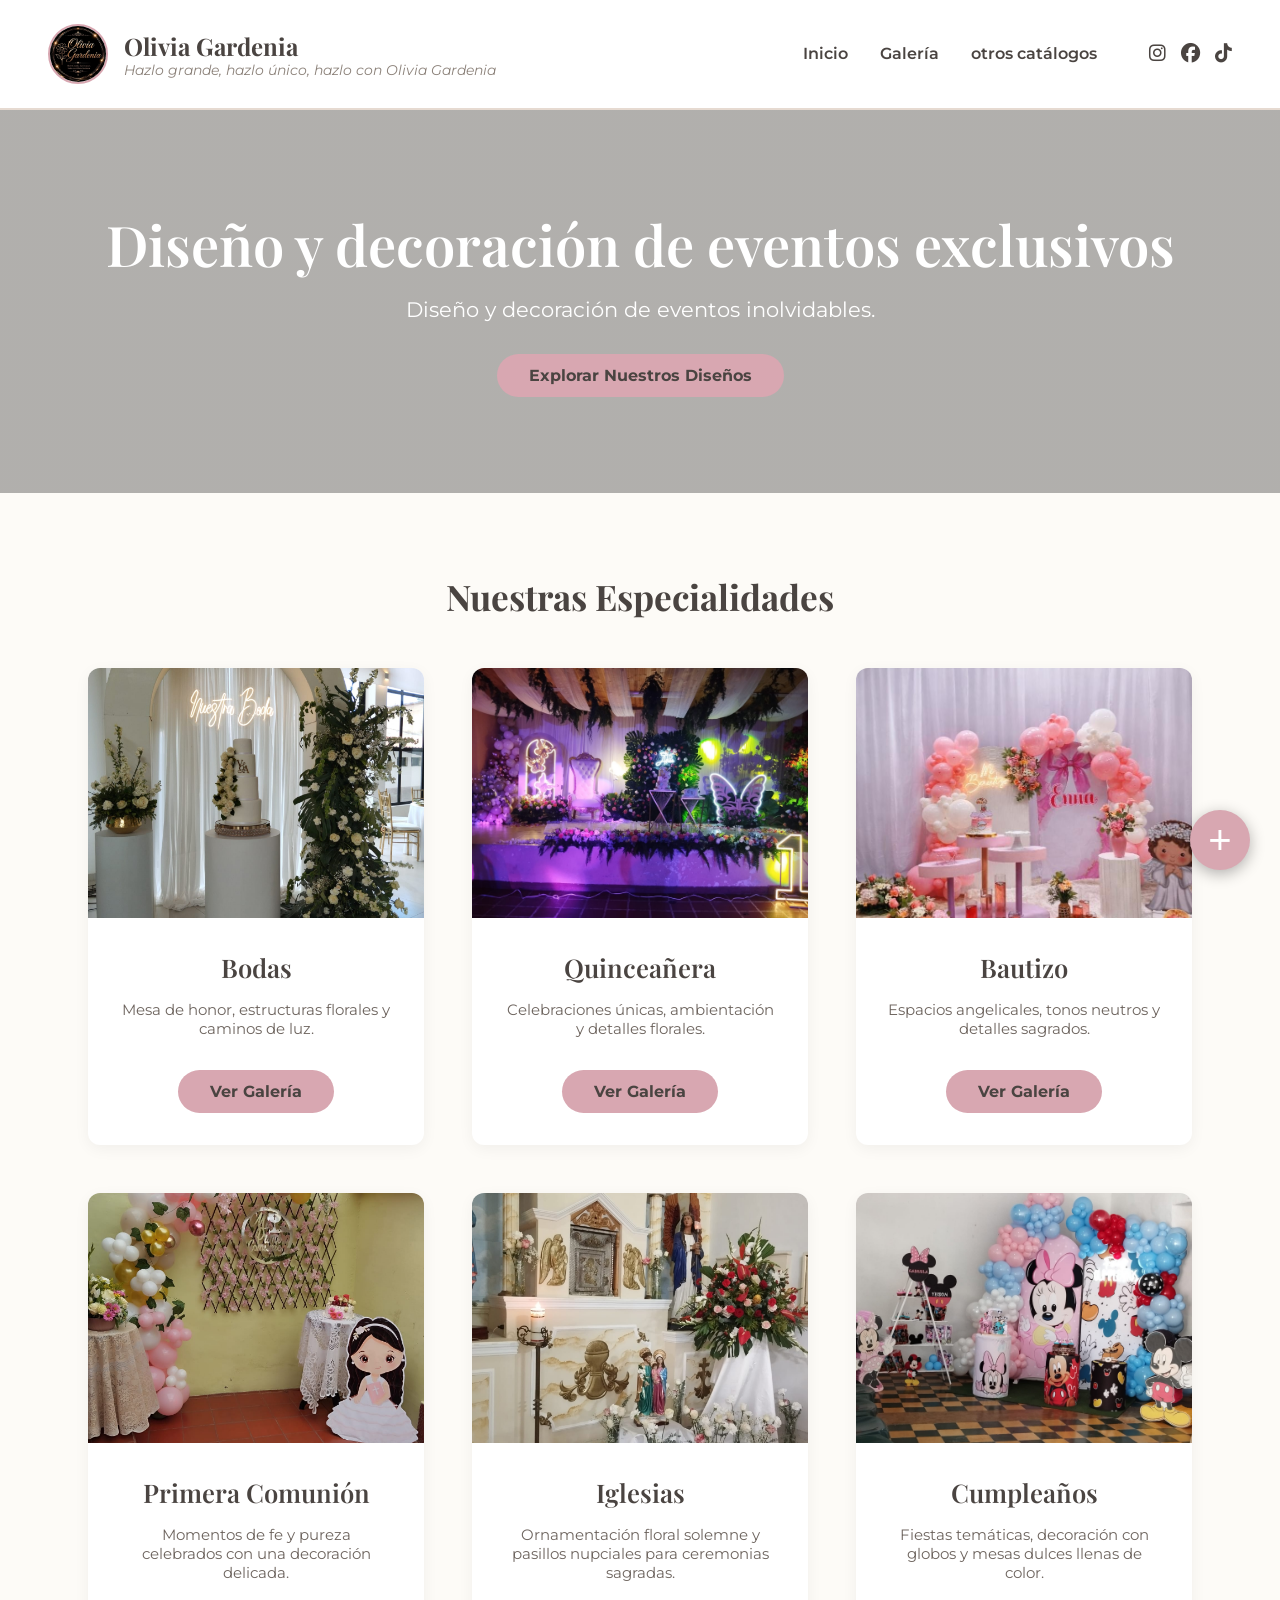
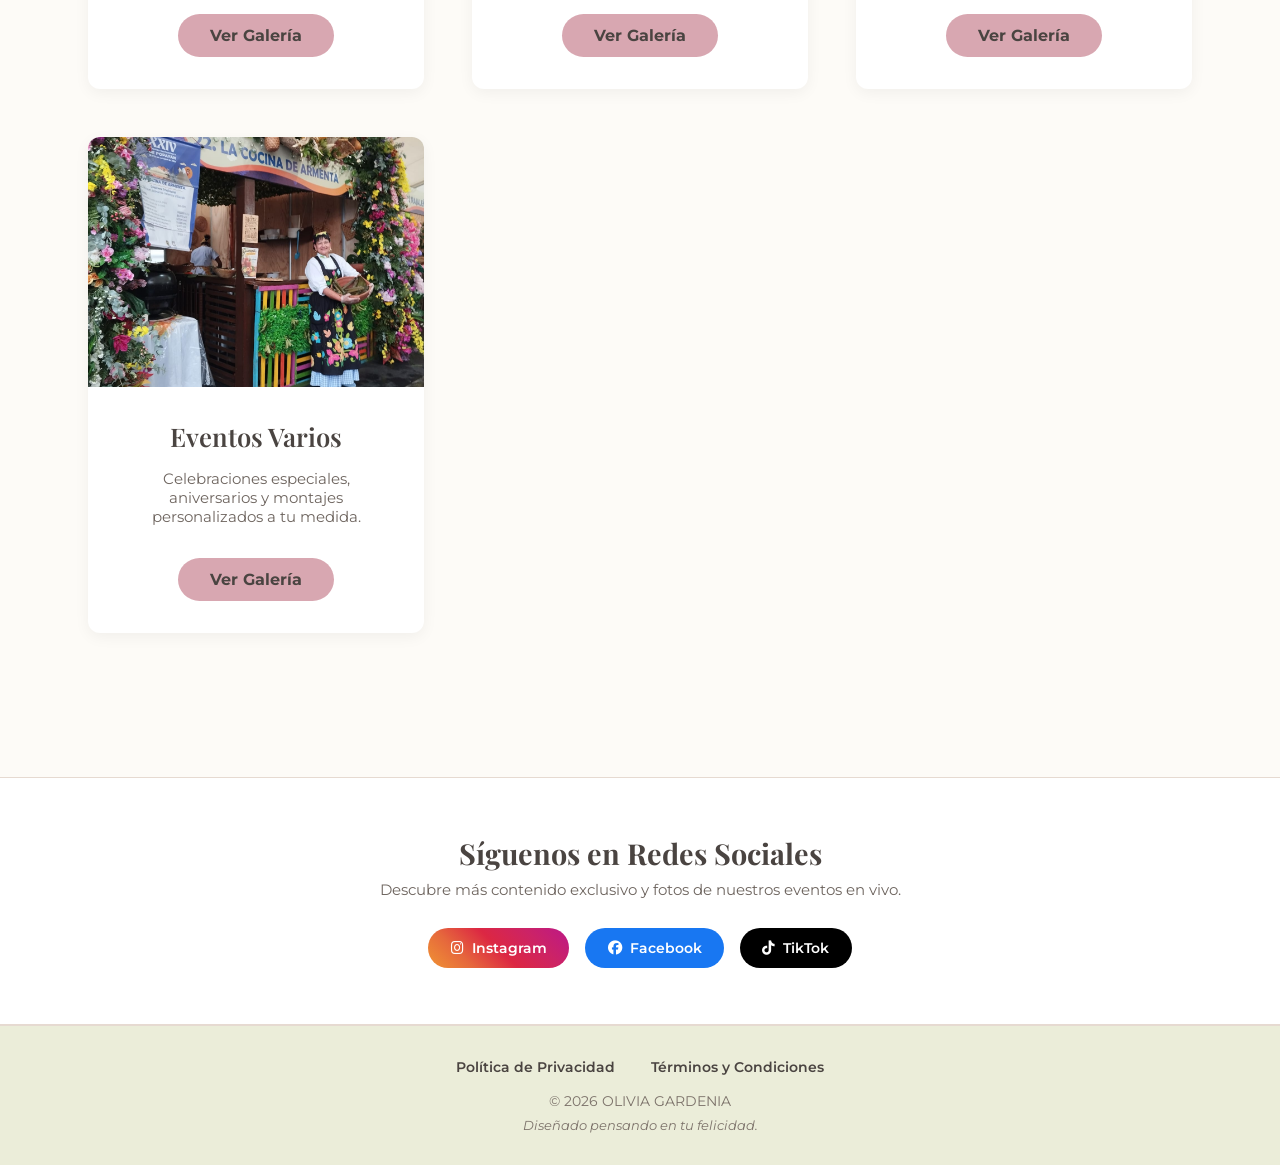
<file: index.html>
<html lang="es">
<head>
<meta charset="UTF-8">
<meta name="viewport" content="width=device-width, initial-scale=1.0">
<title>Olivia Gardenia - Diseño y Decoración</title>
<link href="https://fonts.googleapis.com/css2?family=Montserrat:wght@400;600&family=Playfair+Display:ital,wght@0,600;3,400&display=swap" rel="stylesheet">
<link rel="stylesheet" href="https://cdnjs.cloudflare.com/ajax/libs/font-awesome/6.4.0/css/all.min.css">
<link rel="stylesheet" href="estilos.css">
</head>
<body>

<header class="header">
<div class="logo-container">
<a href="./index.html" class="logo-shape" title="Volver al Inicio">
<img src="logo.png" alt="Logo" class="logo-img">
</a>
<div class="branding">
<h1>Olivia Gardenia</h1>
<p class="eslogan">Hazlo grande, hazlo único, hazlo con Olivia Gardenia</p>
</div>
</div>
<nav class="nav">
<a href="#inicio">Inicio</a>
<a href="#galeria">Galería</a>
<a href="./otros-catalogos.html">otros catálogos</a>
<div class="nav-socials">
<a href="https://www.instagram.com/olivia.gardenia_/" target="_blank" aria-label="Instagram"><i class="fa-brands fa-instagram"></i></a>
<a href="https://www.facebook.com/search/top?q=Olivia%20Gardenia" target="_blank" aria-label="Facebook"><i class="fa-brands fa-facebook"></i></a>
<a href="https://www.tiktok.com/@olivia.gardenia7" target="_blank" aria-label="TikTok"><i class="fa-brands fa-tiktok"></i></a>
</div>
</nav>
</header>

<section id="inicio" class="hero">
<div class="content-wrapper">
<div class="hero-content">
<h2>Diseño y decoración de eventos exclusivos</h2>
<p>Diseño y decoración de eventos inolvidables.</p>
<a href="#galeria" class="btn">Explorar Nuestros Diseños</a>
</div>
</div>
</section>

<section id="galeria" class="galeria-section">
<h2>Nuestras Especialidades</h2>
<div class="grid-galeria">
<div class="card">
<img src="bodas.jpg" alt="Bodas">
<div class="card-body">
<h3>Bodas</h3>
<p>Mesa de honor, estructuras florales y caminos de luz.</p>
<a href="bodas.html" class="btn-card">Ver Galería</a>
</div>
</div>

<div class="card">
<img src="quinceaneras.jpg" alt="Quinceañeras">
<div class="card-body">
<h3>Quinceañera</h3>
<p>Celebraciones únicas, ambientación y detalles florales.</p>
<a href="quinceaneras.html" class="btn-card">Ver Galería</a>
</div>
</div>

<div class="card">
<img src="bautizo.jpg" alt="Bautizos">
<div class="card-body">
<h3>Bautizo</h3>
<p>Espacios angelicales, tonos neutros y detalles sagrados.</p>
<a href="bautizo.html" class="btn-card">Ver Galería</a>
</div>
</div>

<!-- Portada de Primera Comunión -->
<div class="card">
<img src="comunion.jpg" alt="Primera Comunión">
<div class="card-body">
<h3>Primera Comunión</h3>
<p>Momentos de fe y pureza celebrados con una decoración delicada.</p>
<a href="comunion.html" class="btn-card">Ver Galería</a>
</div>
</div>

<!-- Portada de Iglesias -->
<div class="card">
<img src="iglesias.jpg" alt="Iglesias">
<div class="card-body">
<h3>Iglesias</h3>
<p>Ornamentación floral solemne y pasillos nupciales para ceremonias sagradas.</p>
<a href="iglesias.html" class="btn-card">Ver Galería</a>
</div>
</div>

<!-- Portada de Cumpleaños -->
<div class="card">
<img src="cumpleanos.jpg" alt="Cumpleaños">
<div class="card-body">
<h3>Cumpleaños</h3>
<p>Fiestas temáticas, decoración con globos y mesas dulces llenas de color.</p>
<a href="cumpleanos.html" class="btn-card">Ver Galería</a>
</div>
</div>

<!-- Portada de Eventos Varios -->
<div class="card">
<img src="eventos-varios.jpg" alt="Eventos Varios">
<div class="card-body">
<h3>Eventos Varios</h3>
<p>Celebraciones especiales, aniversarios y montajes personalizados a tu medida.</p>
<a href="eventos-varios.html" class="btn-card">Ver Galería</a>
</div>
</div>
</div>
</section>

<!-- Sección de Redes Sociales -->
<section class="social-section" id="contacto">
<h3>Síguenos en Redes Sociales</h3>
<p>Descubre más contenido exclusivo y fotos de nuestros eventos en vivo.</p>
<div class="social-buttons">
<a href="https://www.instagram.com/olivia.gardenia_/" target="_blank" class="btn-social btn-social-instagram"><i class="fa-brands fa-instagram"></i> Instagram</a>
<a href="https://www.facebook.com/search/top?q=Olivia%20Gardenia" target="_blank" class="btn-social btn-social-facebook"><i class="fa-brands fa-facebook"></i> Facebook</a>
<a href="https://www.tiktok.com/@olivia.gardenia7" target="_blank" class="btn-social btn-social-tiktok"><i class="fa-brands fa-tiktok"></i> TikTok</a>
</div>
</section>

<footer class="footer">
<div class="footer-links">
<a href="#">Política de Privacidad</a>
<a href="#">Términos y Condiciones</a>
</div>
<p>&copy; 2026 OLIVIA GARDENIA</p>
<p class="designed">Diseñado pensando en tu felicidad.</p>
</footer>

<!-- Botón con el signo más (+) flotante -->
<button class="fab-btn" id="openModalBtn" title="Subir nuevo producto">+</button>

<!-- Ventana emergente (modal) para subir archivos -->
<div class="modal-overlay" id="modalOverlay">
  <div class="modal-content">
    <button class="close-modal" id="closeModalBtn">&times;</button>
    <h2>Subir Nuevo Producto</h2>
    
    <form id="uploadForm">
      <div class="form-group">
        <label for="imageInput">Seleccionar Imagen:</label>
        <input type="file" id="imageInput" accept="image/*" required>
      </div>

      <div class="form-group">
        <label for="categoryInput">Categoría:</label>
        <select id="categoryInput">
          <option value="Bodas">Bodas</option>
          <option value="Quinceañeras">Quinceañeras</option>
          <option value="Bautizos">Bautizos</option>
          <option value="Comunion">Primera Comunión</option>
          <option value="Iglesias">Iglesias</option>
          <option value="Cumpleaños">Cumpleaños</option>
          <option value="Eventos Varios">Eventos Varios</option>
          <option value="Anchetas">Anchetas</option>
          <option value="Arreglos Florales">Arreglos Florales</option>
          <option value="Desayunos Sorpresa">Desayunos Sorpresa</option>
          <option value="Globos">Arte en Globos</option>
        </select>
      </div>

      <div class="form-group">
        <label for="titleInput">Título del Producto:</label>
        <input type="text" id="titleInput" placeholder="Ej. Fiesta Temática" required>
      </div>

      <div class="form-group">
        <label for="descInput">Descripción o Detalles:</label>
        <textarea id="descInput" rows="3" placeholder="Detalles del arreglo..." required></textarea>
      </div>

      <button type="submit" class="btn-submit">Publicar en el Catálogo</button>
    </form>
  </div>
</div>

<script>
  const openModalBtn = document.getElementById('openModalBtn');
  const closeModalBtn = document.getElementById('closeModalBtn');
  const modalOverlay = document.getElementById('modalOverlay');
  const uploadForm = document.getElementById('uploadForm');
  const imageInput = document.getElementById('imageInput');
  const categoryInput = document.getElementById('categoryInput');
  const titleInput = document.getElementById('titleInput');
  const descInput = document.getElementById('descInput');

  openModalBtn.addEventListener('click', () => modalOverlay.classList.add('active'));
  closeModalBtn.addEventListener('click', () => modalOverlay.classList.remove('active'));
  modalOverlay.addEventListener('click', (e) => {
    if (e.target === modalOverlay) modalOverlay.classList.remove('active');
  });

  uploadForm.addEventListener('submit', function(e) {
    e.preventDefault();

    const file = imageInput.files[0];
    const category = categoryInput.value;
    const title = titleInput.value;
    const description = descInput.value;

    if (file) {
      const reader = new FileReader();

      reader.onload = function(e) {
        const imageUrl = e.target.result;

        const newProduct = {
          id: Date.now(),
          image: imageUrl,
          category: category,
          title: title,
          description: description
        };

        saveProduct(newProduct);
        alert('¡Producto subido con éxito para la categoría: ' + category + '!');
        uploadForm.reset();
        modalOverlay.classList.remove('active');
      };

      reader.readAsDataURL(file);
    }
  });

  function saveProduct(product) {
    const products = getProducts();
    products.push(product);
    localStorage.setItem('og_catalog', JSON.stringify(products));
  }

  function getProducts() {
    const saved = localStorage.getItem('og_catalog');
    return saved ? JSON.parse(saved) : [];
  }
</script>

</body>
</html>
</file>
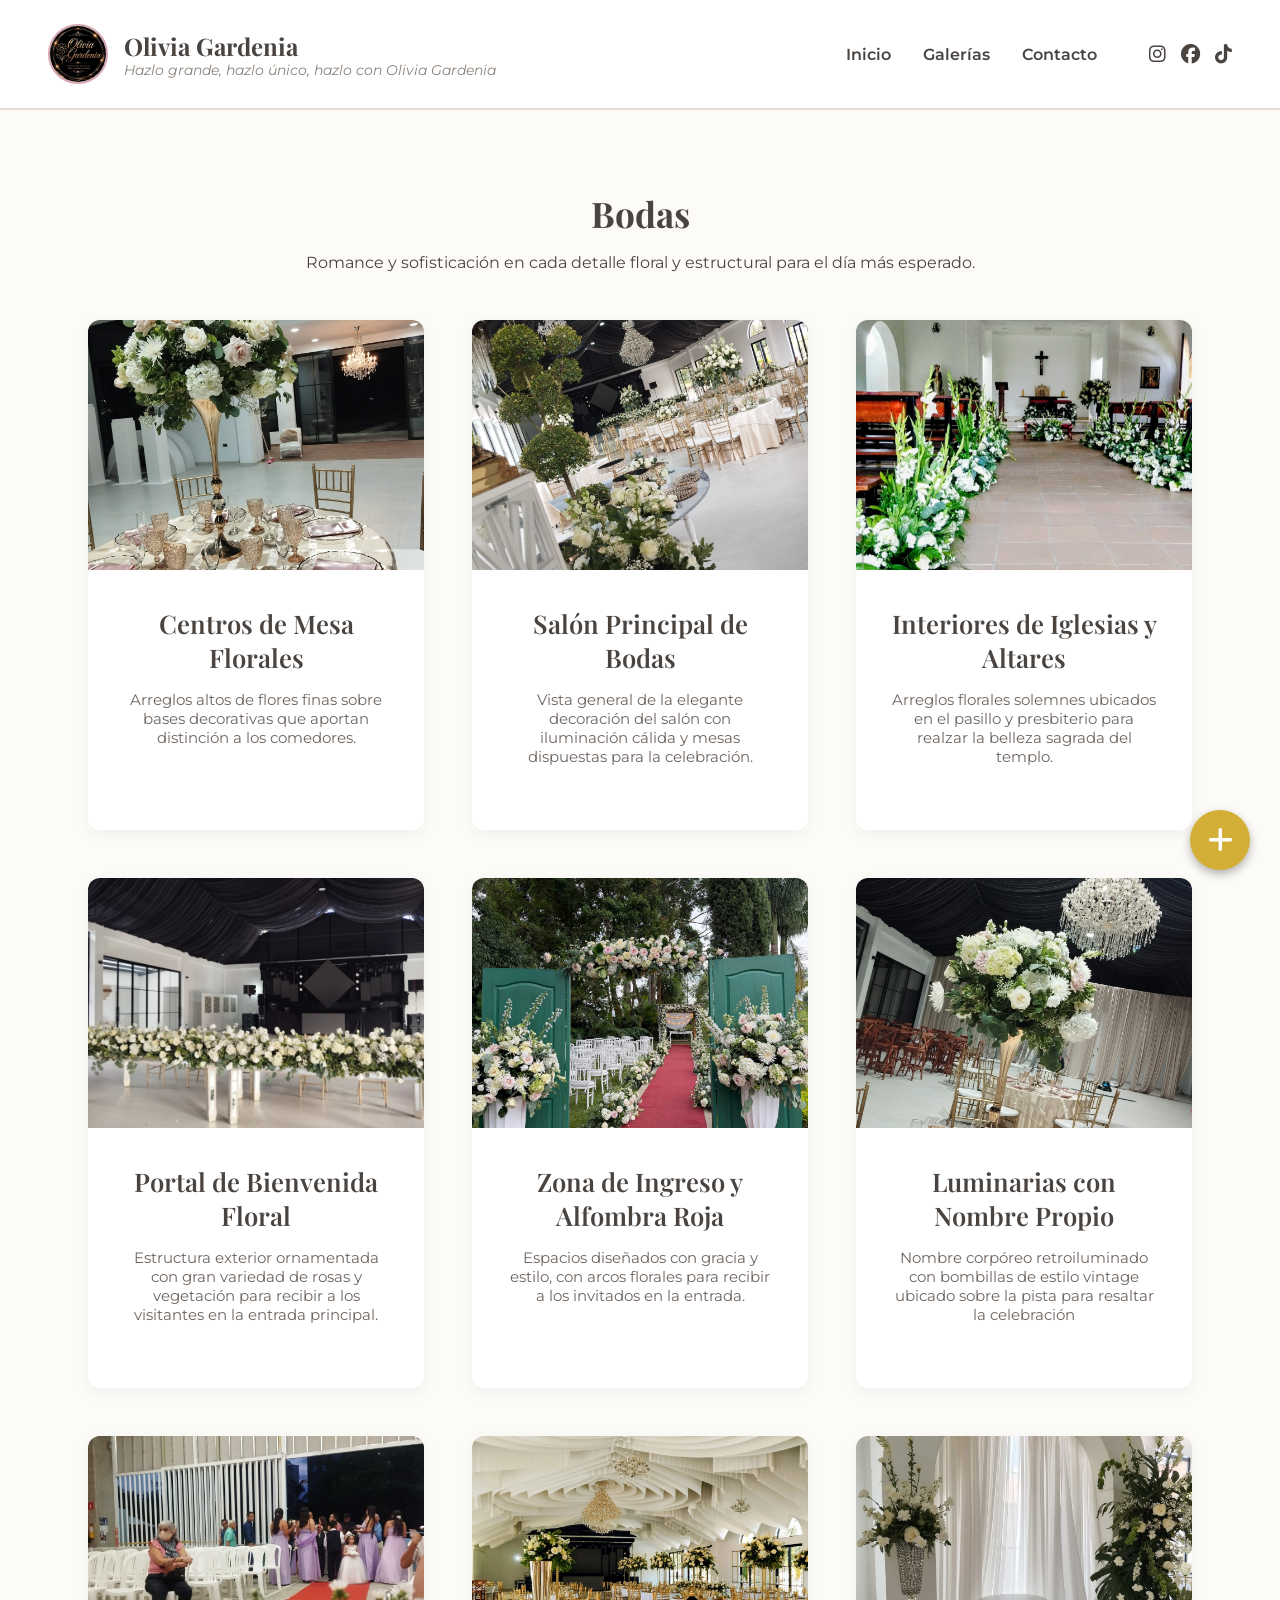
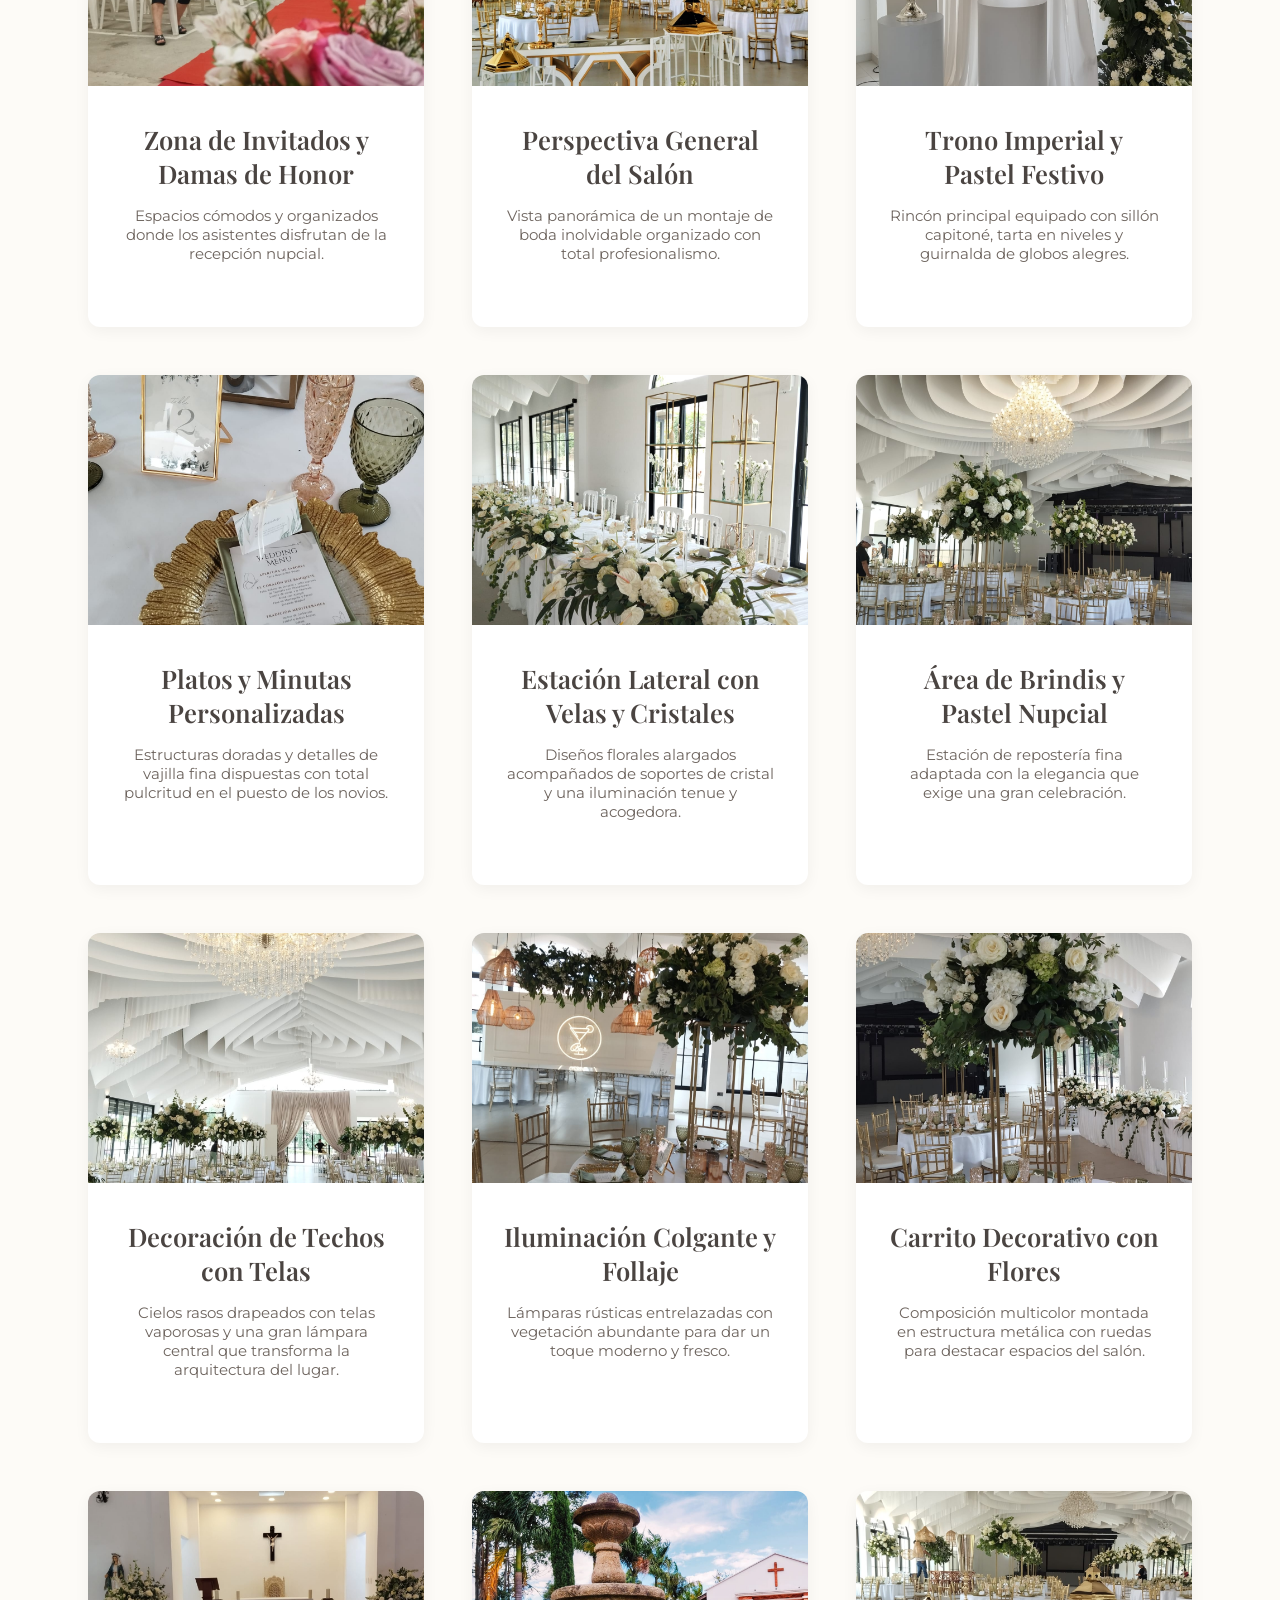
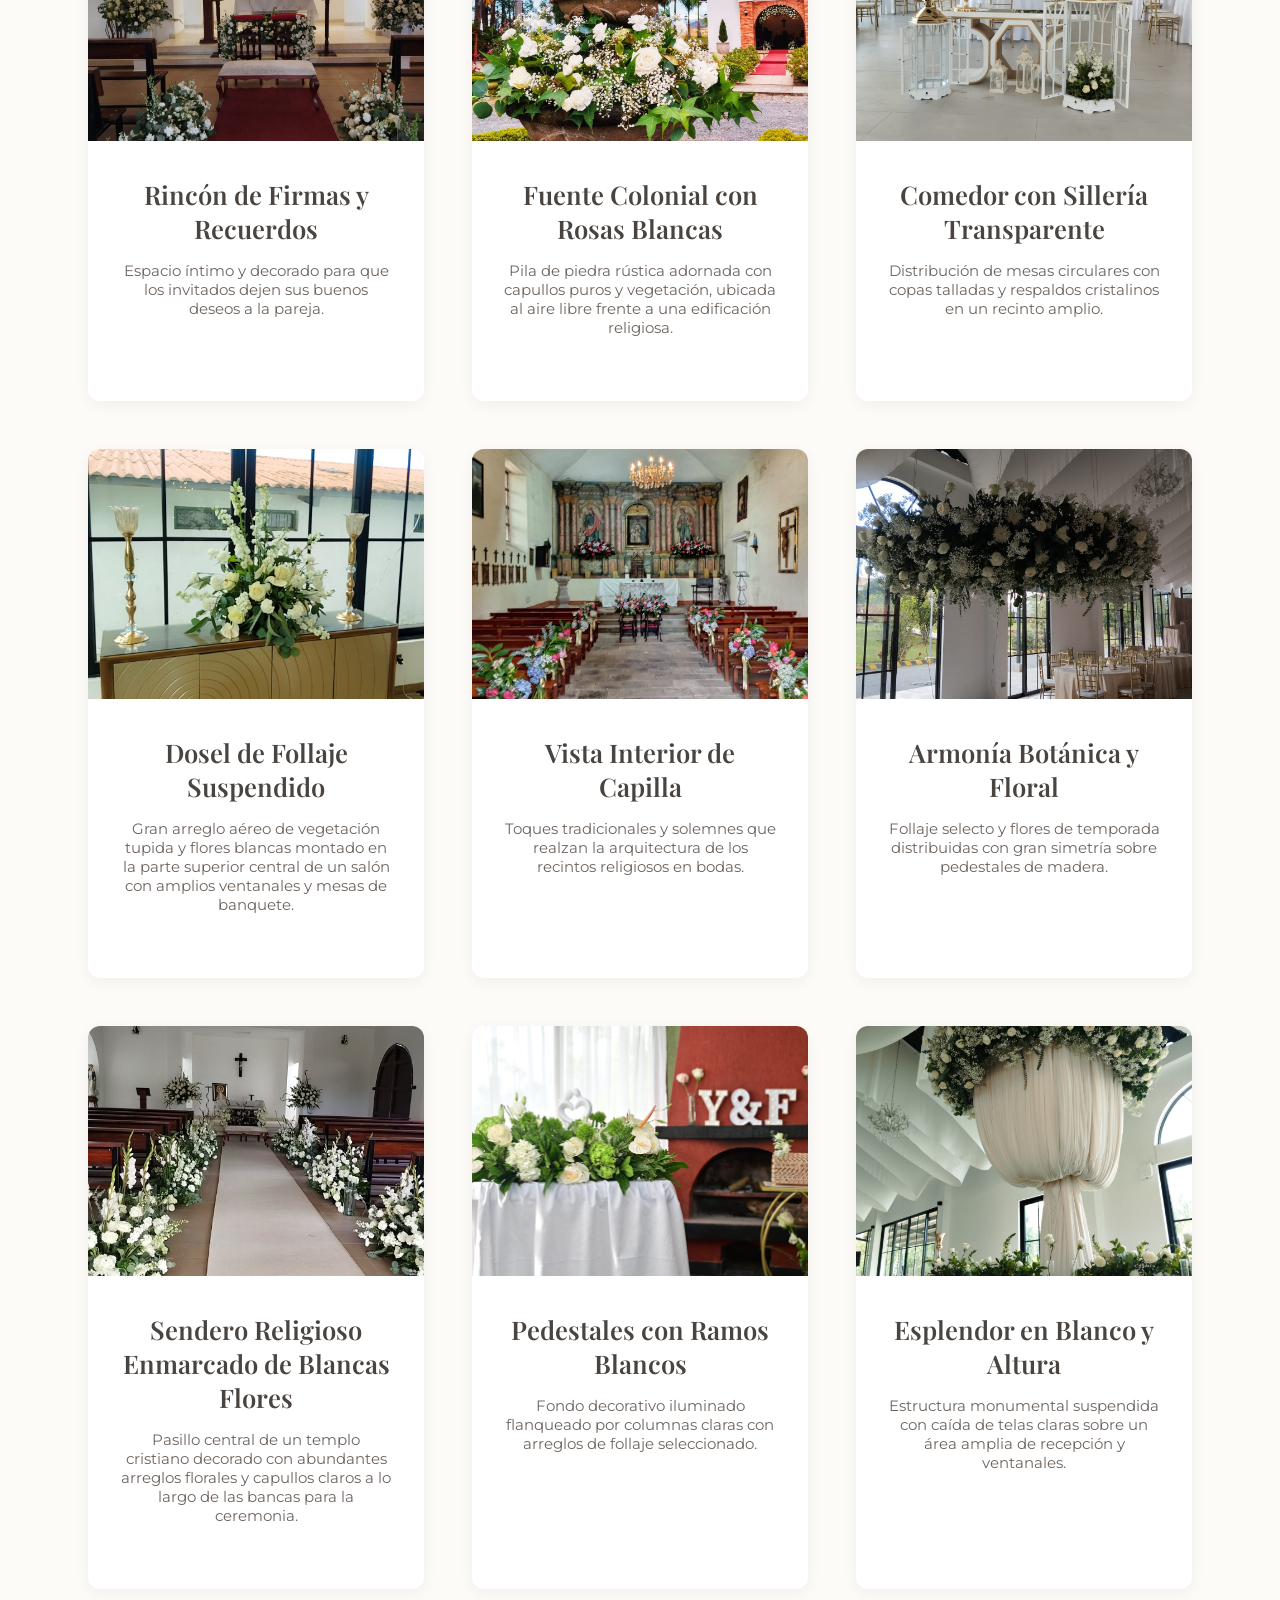
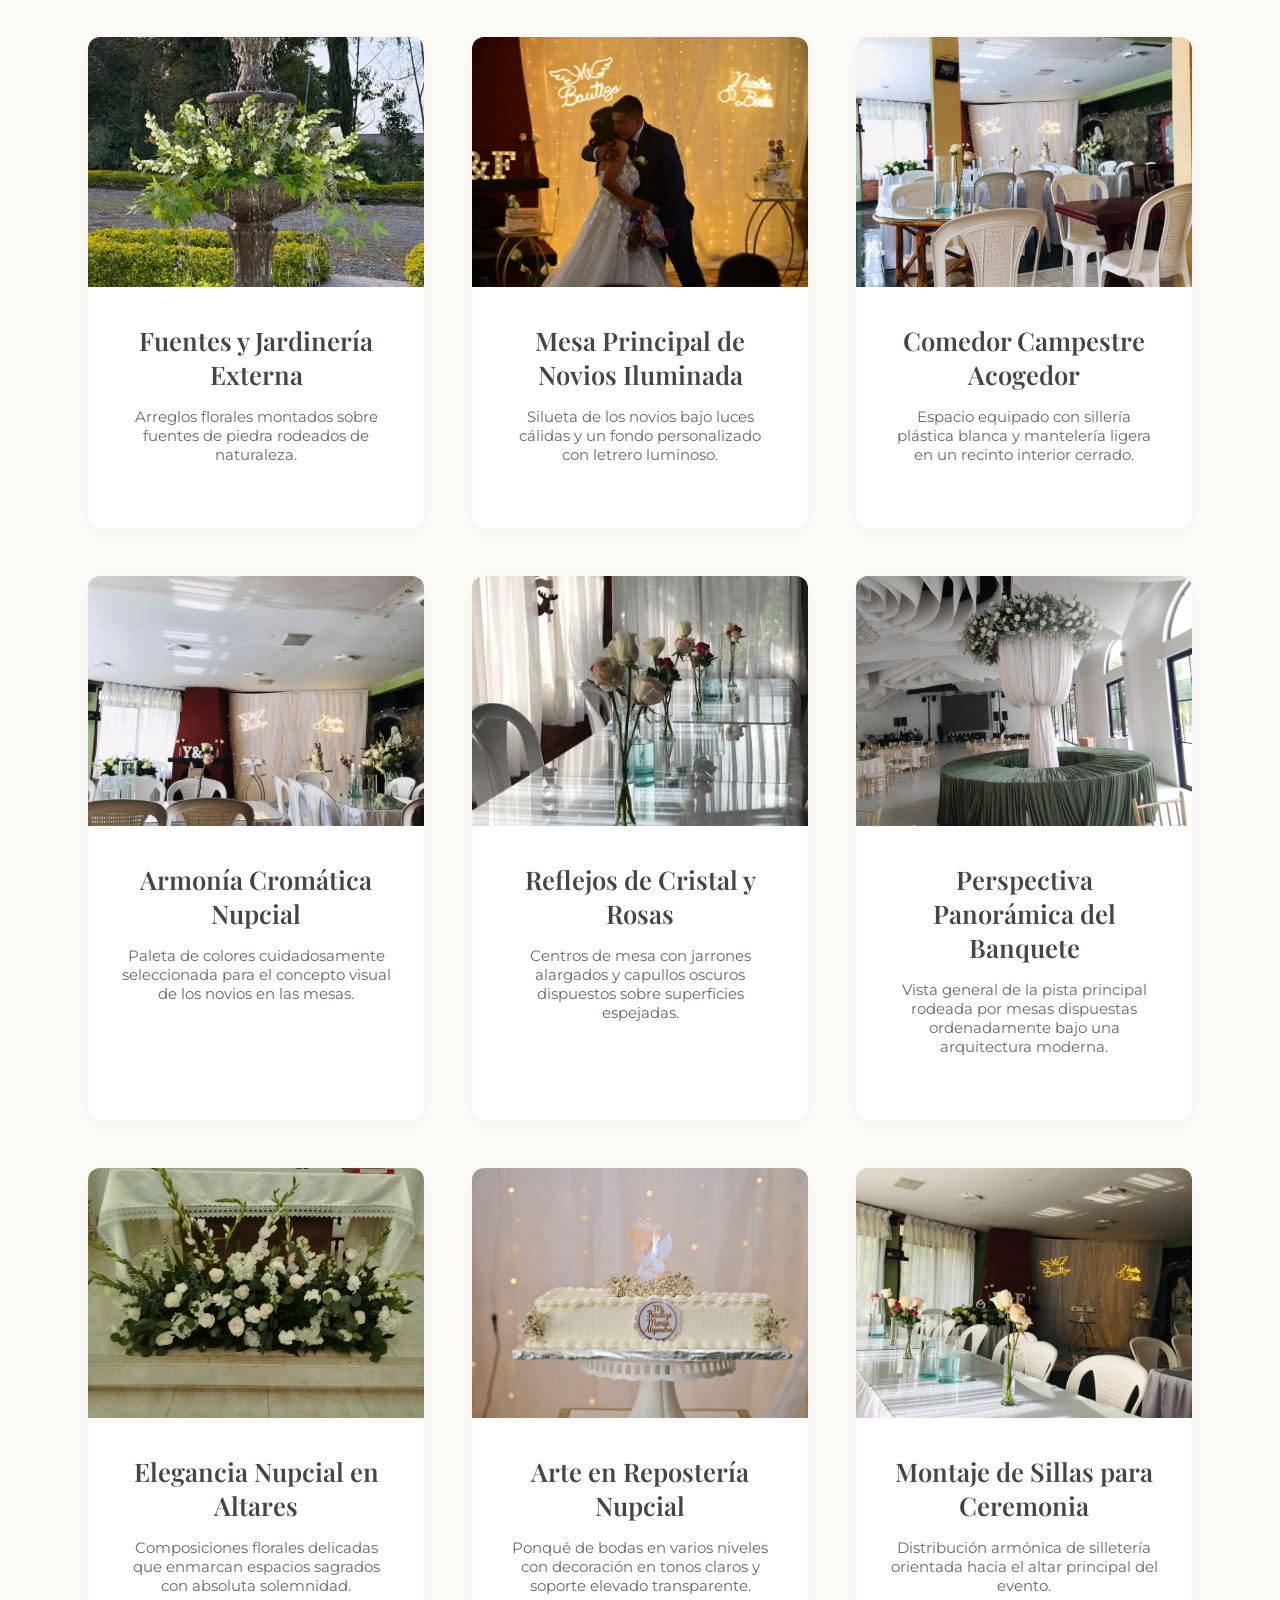
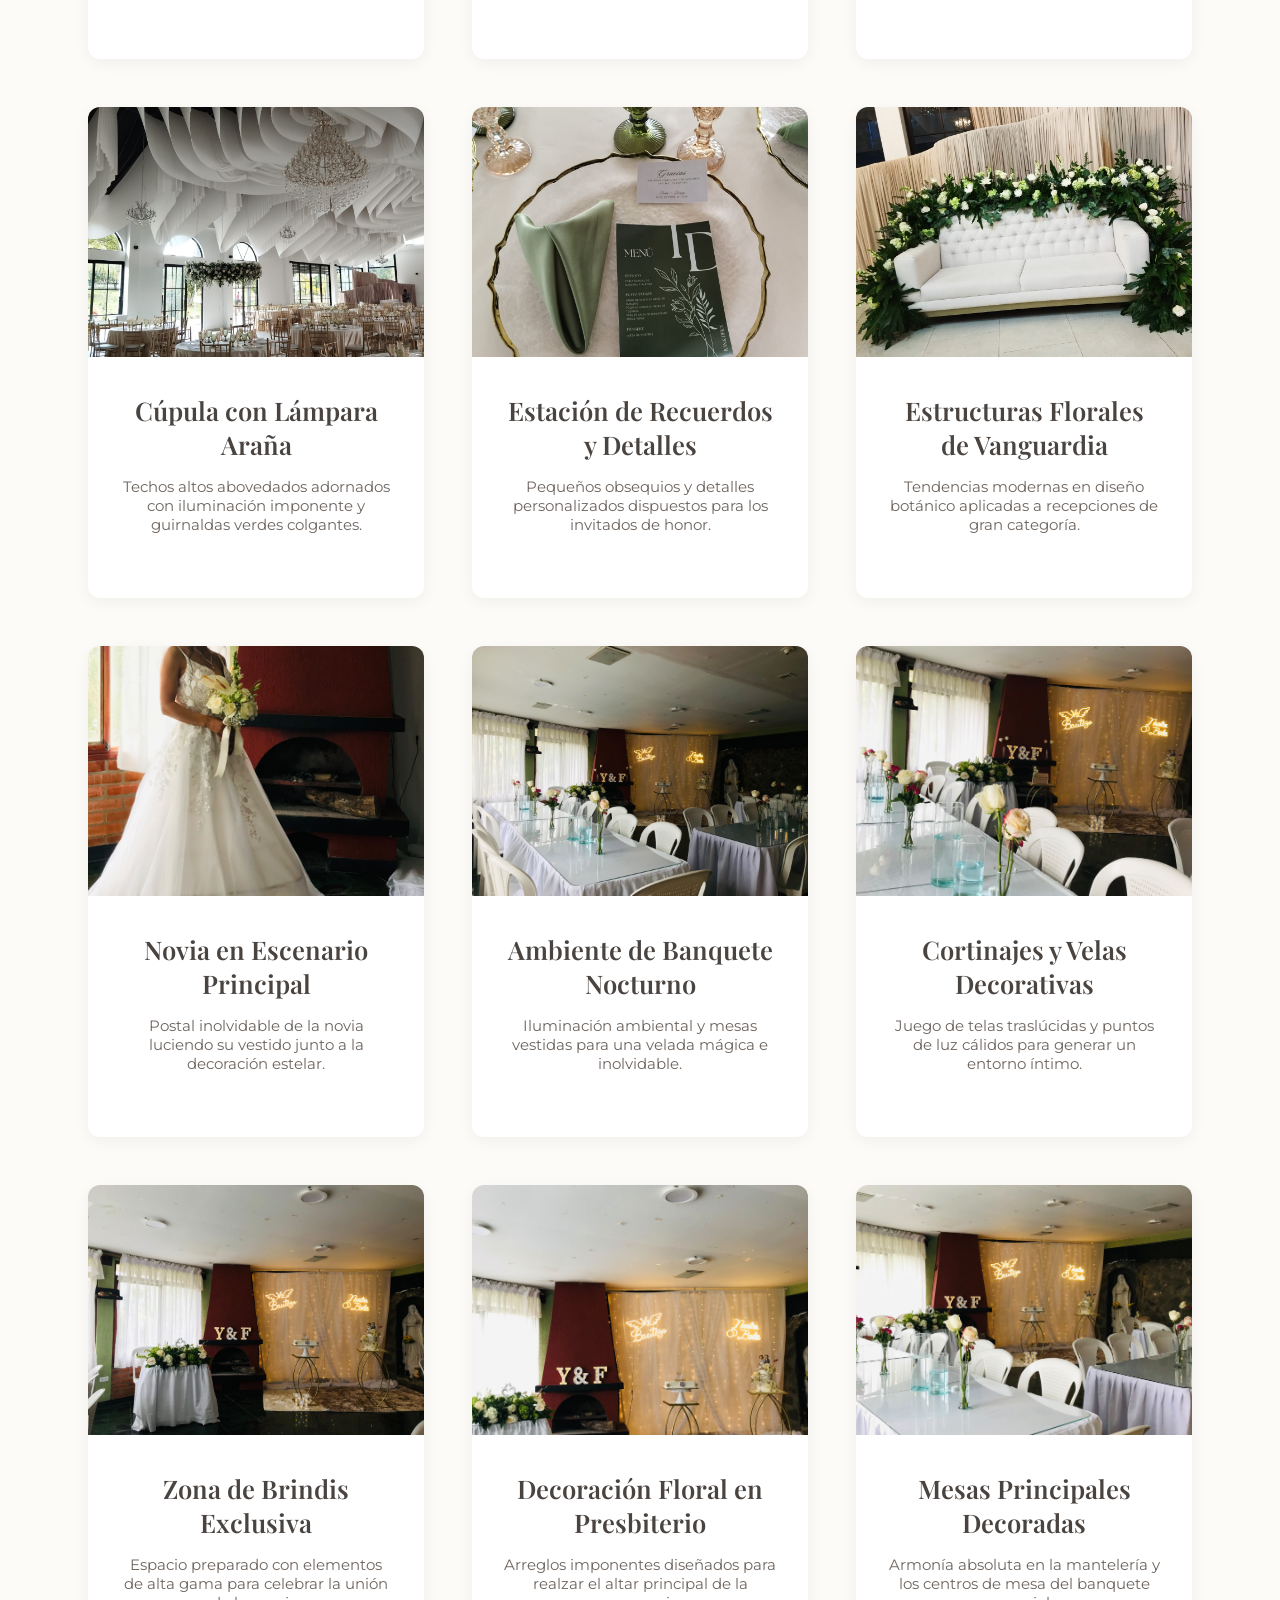
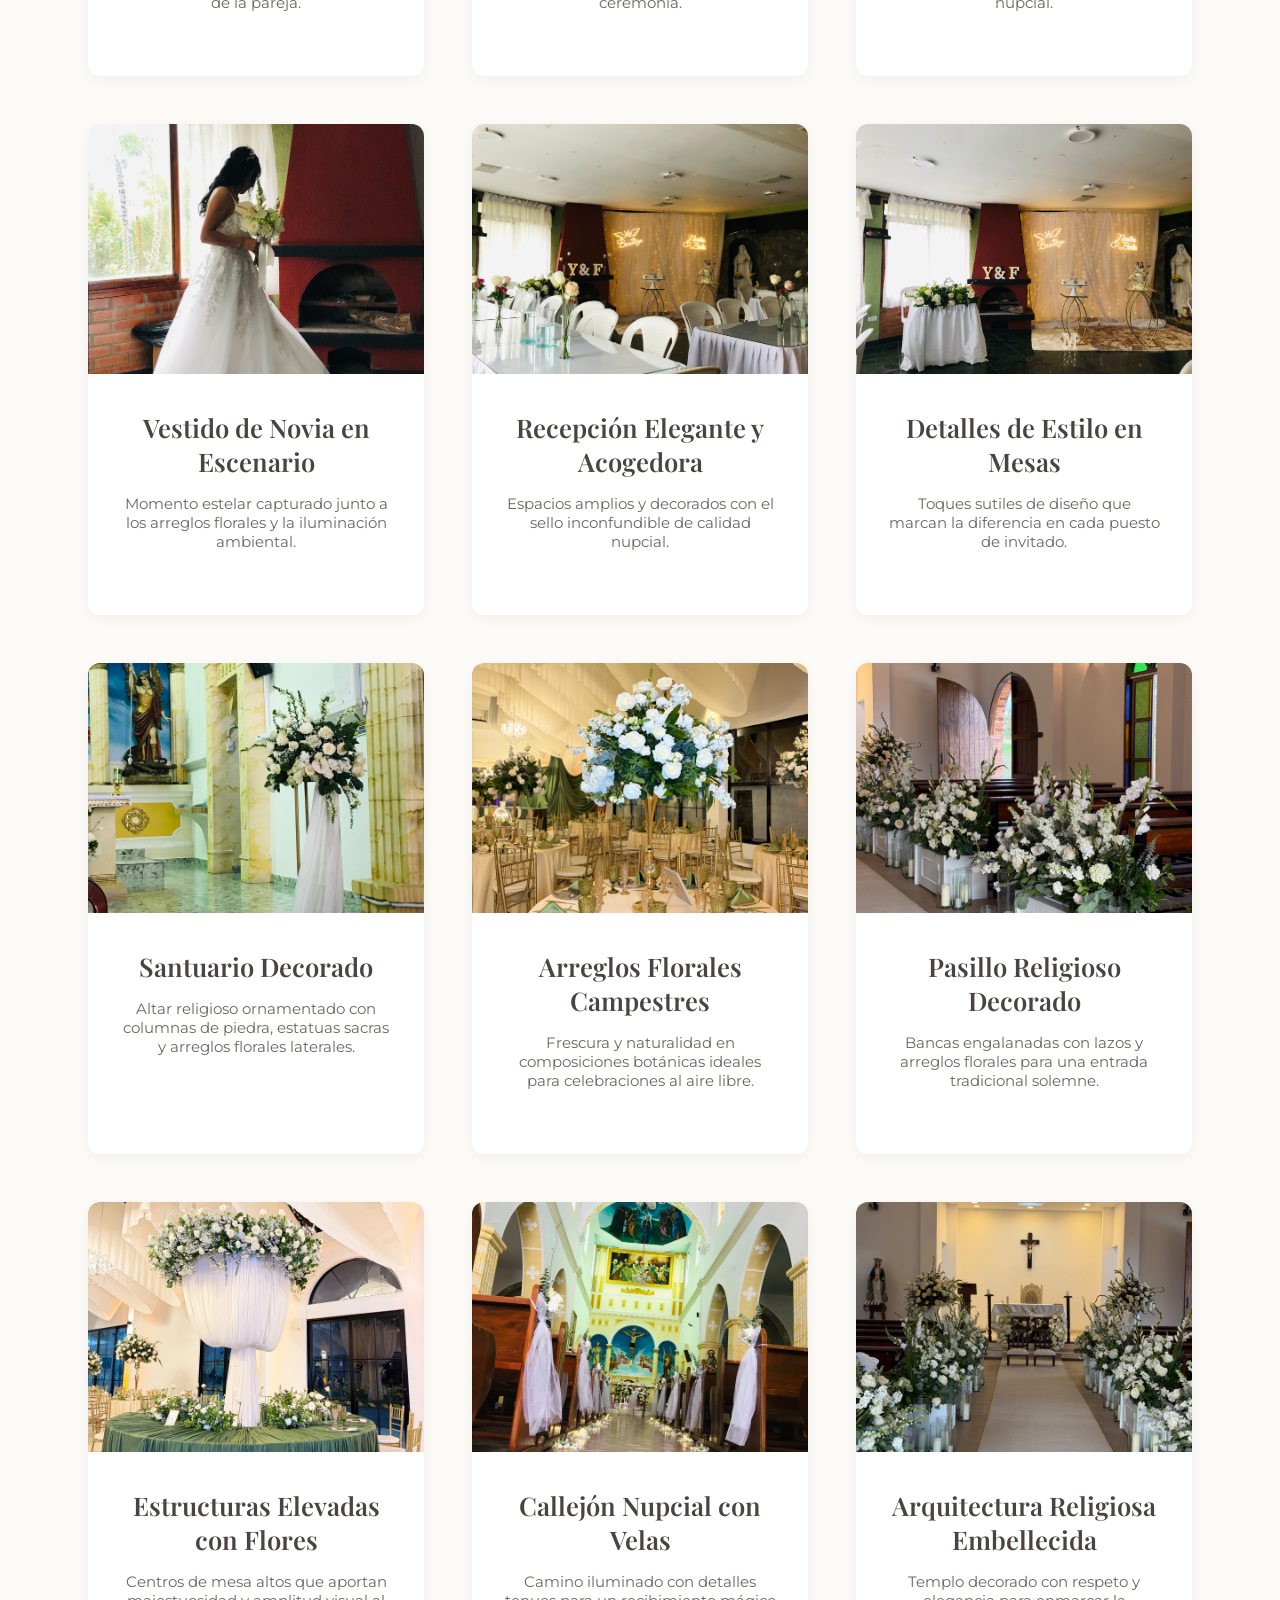
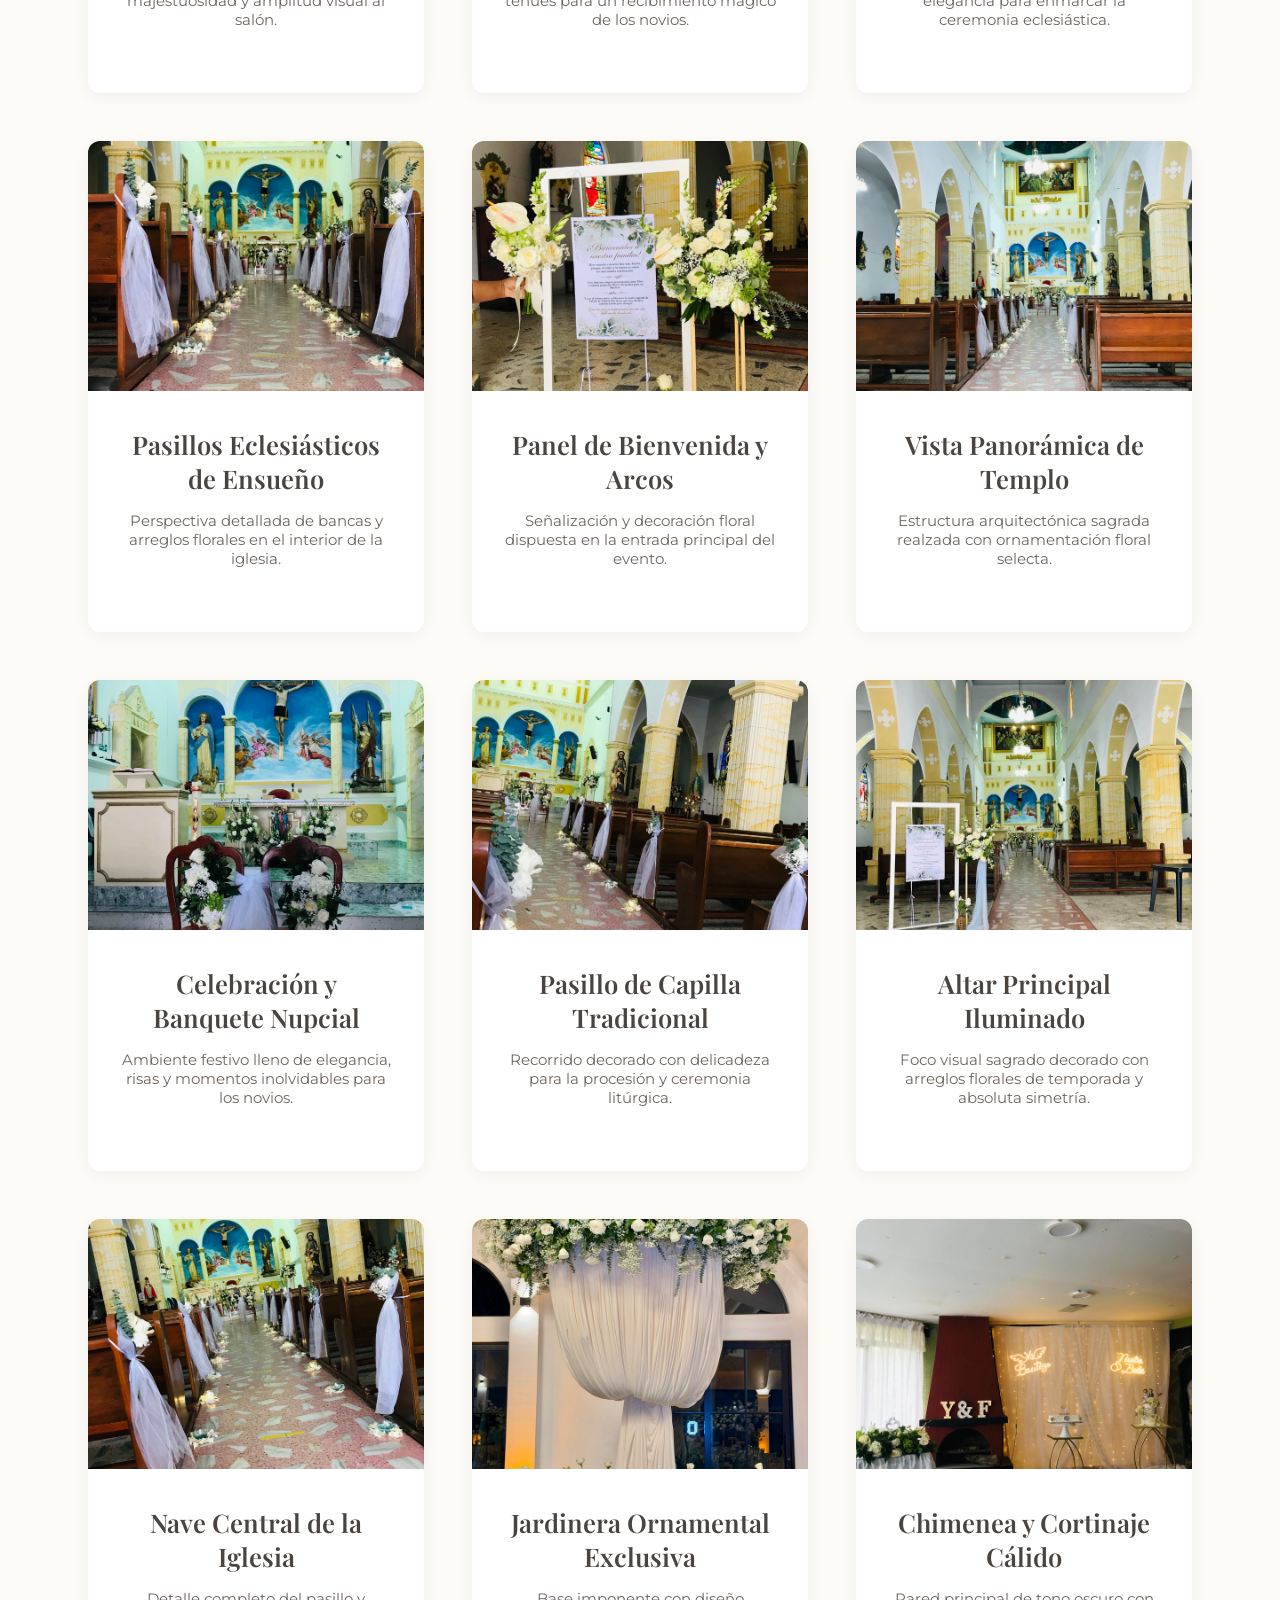
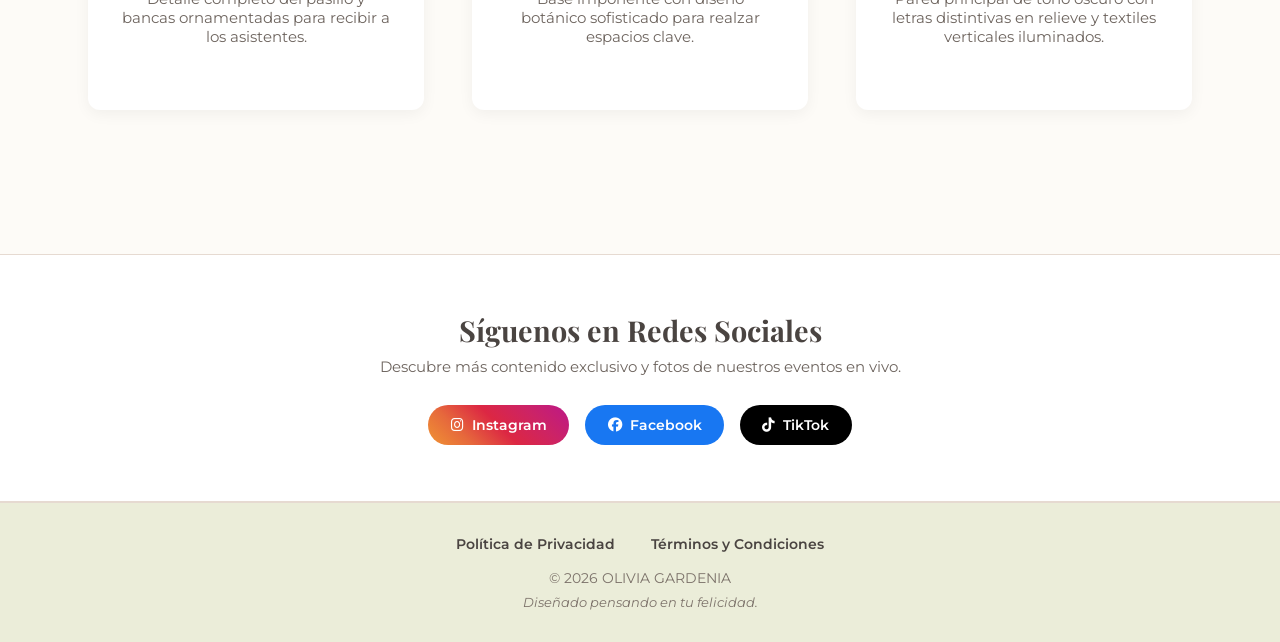
<file: bodas.html>
<!DOCTYPE html>
<html lang="es">
<head>
<meta charset="UTF-8">
<meta name="viewport" content="width=device-width, initial-scale=1.0">
<title>Galería de Bodas - Olivia Gardenia</title>
<link href="https://fonts.googleapis.com/css2?family=Montserrat:wght@400;600&family=Playfair+Display:ital,wght@0,600;3,400&display=swap" rel="stylesheet">
<link rel="stylesheet" href="https://cdnjs.cloudflare.com/ajax/libs/font-awesome/6.4.0/css/all.min.css">
<link rel="stylesheet" href="estilos.css">
</head>
<body>

<header class="header">
<div class="logo-container">
<a href="./index.html" class="logo-shape" title="Volver al Inicio">
<img src="logo.png" alt="Logo" class="logo-img">
</a>
<div class="branding">
<h1>Olivia Gardenia</h1>
<p class="eslogan">Hazlo grande, hazlo único, hazlo con Olivia Gardenia</p>
</div>
</div>
<nav class="nav">
<a href="./index.html">Inicio</a>
<a href="./index.html#galeria">Galerías</a>
<a href="#contacto">Contacto</a>
<div class="nav-socials">
<a href="https://www.instagram.com/olivia.gardenia_/" target="_blank" aria-label="Instagram"><i class="fa-brands fa-instagram"></i></a>
<a href="https://www.facebook.com/search/top?q=Olivia%20Gardenia" target="_blank" aria-label="Facebook"><i class="fa-brands fa-facebook"></i></a>
<a href="https://www.tiktok.com/@olivia.gardenia7" target="_blank" aria-label="TikTok"><i class="fa-brands fa-tiktok"></i></a>
</div>
</nav>
</header>

<section class="galeria-section">
<h2>Bodas</h2>
<p class="galeria-intro">Romance y sofisticación en cada detalle floral y estructural para el día más esperado.</p>

<div class="grid-galeria" id="gridGaleria">
  <!-- Las tarjetas cargan de forma ordenada -->
</div>
</section>

<!-- Botón Flotante (+) para subir archivos -->
<div class="fab-container" style="position: fixed; bottom: 30px; right: 30px; z-index: 1000;">
  <button id="openModalBtn" style="background-color: #d4af37; color: white; border: none; width: 60px; height: 60px; border-radius: 50%; font-size: 28px; cursor: pointer; box-shadow: 0 4px 10px rgba(0,0,0,0.3); display: flex; align-items: center; justify-content: center;"><i class="fa-solid fa-plus"></i></button>
</div>

<!-- Modal para carga de archivos -->
<div id="uploadModal" style="display: none; position: fixed; top: 0; left: 0; width: 100%; height: 100%; background: rgba(0,0,0,0.5); z-index: 2000; justify-content: center; align-items: center;">
  <div style="background: white; padding: 30px; border-radius: 12px; width: 90%; max-width: 400px; box-shadow: 0 5px 15px rgba(0,0,0,0.3); position: relative;">
    <h3 style="margin-bottom: 15px; font-family: 'Playfair Display', serif; color: #333;">Subir Nueva Foto</h3>
    <form id="uploadForm">
      <div style="margin-bottom: 12px;">
        <label style="display: block; margin-bottom: 5px; font-size: 0.9rem; font-weight: 600;">Seleccionar Archivo:</label>
        <input type="file" id="fileInput" accept="image/*" required style="width: 100%;">
      </div>
      <div style="margin-bottom: 12px;">
        <label style="display: block; margin-bottom: 5px; font-size: 0.9rem; font-weight: 600;">Título:</label>
        <input type="text" id="prodTitle" required placeholder="Ej. Decoración Especial" style="width: 100%; padding: 8px; border: 1px solid #ccc; border-radius: 6px;">
      </div>
      <div style="margin-bottom: 20px;">
        <label style="display: block; margin-bottom: 5px; font-size: 0.9rem; font-weight: 600;">Descripción:</label>
        <textarea id="prodDesc" required placeholder="Descripción..." style="width: 100%; padding: 8px; border: 1px solid #ccc; border-radius: 6px; resize: none; height: 80px;"></textarea>
      </div>
      <div style="display: flex; justify-content: flex-end; gap: 10px;">
        <button type="button" id="closeModalBtn" style="background: #ccc; border: none; padding: 8px 15px; border-radius: 6px; cursor: pointer;">Cancelar</button>
        <button type="submit" style="background: #d4af37; color: white; border: none; padding: 8px 15px; border-radius: 6px; cursor: pointer;">Publicar</button>
      </div>
    </form>
  </div>
</div>

<section class="social-section" id="contacto">
<h3>Síguenos en Redes Sociales</h3>
<p>Descubre más contenido exclusivo y fotos de nuestros eventos en vivo.</p>
<div class="social-buttons">
<a href="https://www.instagram.com/olivia.gardenia_/" target="_blank" class="btn-social btn-social-instagram"><i class="fa-brands fa-instagram"></i> Instagram</a>
<a href="https://www.facebook.com/search/top?q=Olivia%20Gardenia" target="_blank" class="btn-social btn-social-facebook"><i class="fa-brands fa-facebook"></i> Facebook</a>
<a href="https://www.tiktok.com/@olivia.gardenia7" target="_blank" class="btn-social btn-social-tiktok"><i class="fa-brands fa-tiktok"></i> TikTok</a>
</div>
</section>

<footer class="footer">
<div class="footer-links">
<a href="#">Política de Privacidad</a>
<a href="#">Términos y Condiciones</a>
</div>
<p>&copy; 2026 OLIVIA GARDENIA</p>
<p class="designed">Diseñado pensando en tu felicidad.</p>
</footer>

<script>
  document.addEventListener('DOMContentLoaded', () => {
    const gridGaleria = document.getElementById('gridGaleria');
    const MAX_FOTOS = 60;

    // Diccionario directo basado en tus capturas reales (boda-01 es centro de mesa, boda-02 es salón, boda-03 es iglesia)
    const diccionarioTextos = {
      "boda-01.jpg": { title: "Centros de Mesa Florales", desc: "Arreglos altos de flores finas sobre bases decorativas que aportan distinción a los comedores." },
      "boda-02.jpg": { title: "Salón Principal de Bodas", desc: "Vista general de la elegante decoración del salón con iluminación cálida y mesas dispuestas para la celebración." },
      "boda-03.jpg": { title: "Interiores de Iglesias y Altares", desc: "Arreglos florales solemnes ubicados en el pasillo y presbiterio para realzar la belleza sagrada del templo." },
      "boda-04.jpg": { title: "Portal de Bienvenida Floral", desc: "Estructura exterior ornamentada con gran variedad de rosas y vegetación para recibir a los visitantes en la entrada principal." },
      "boda-05.jpg": { title: "Zona de Ingreso y Alfombra Roja", desc: "Espacios diseñados con gracia y estilo, con arcos florales para recibir a los invitados en la entrada." },
      "boda-06.jpg": { title: "Luminarias con Nombre Propio", desc: "Nombre corpóreo retroiluminado con bombillas de estilo vintage ubicado sobre la pista para resaltar la celebración" },
      "boda-07.jpg": { title: "Zona de Invitados y Damas de Honor", desc: "Espacios cómodos y organizados donde los asistentes disfrutan de la recepción nupcial." },
      "boda-08.jpg": { title: "Perspectiva General del Salón", desc: "Vista panorámica de un montaje de boda inolvidable organizado con total profesionalismo." },
      "boda-09.jpg": { title: "Trono Imperial y Pastel Festivo", desc: "Rincón principal equipado con sillón capitoné, tarta en niveles y guirnalda de globos alegres." },
      "boda-10.jpg": { title: "Platos y Minutas Personalizadas", desc: "Estructuras doradas y detalles de vajilla fina dispuestas con total pulcritud en el puesto de los novios." },
      "boda-11.jpg": { title: "Estación Lateral con Velas y Cristales", desc: "Diseños florales alargados acompañados de soportes de cristal y una iluminación tenue y acogedora." },
      "boda-12.jpg": { title: "Área de Brindis y Pastel Nupcial", desc: "Estación de repostería fina adaptada con la elegancia que exige una gran celebración." },
      "boda-13.jpg": { title: "Decoración de Techos con Telas", desc: "Cielos rasos drapeados con telas vaporosas y una gran lámpara central que transforma la arquitectura del lugar." },
      "boda-14.jpg": { title: "Iluminación Colgante y Follaje", desc: "Lámparas rústicas entrelazadas con vegetación abundante para dar un toque moderno y fresco." },
      "boda-15.jpg": { title: "Carrito Decorativo con Flores", desc: "Composición multicolor montada en estructura metálica con ruedas para destacar espacios del salón." },
      "boda-16.jpg": { title: "Rincón de Firmas y Recuerdos", desc: "Espacio íntimo y decorado para que los invitados dejen sus buenos deseos a la pareja." },
      "boda-17.jpg": { title: "Fuente Colonial con Rosas Blancas", desc: "Pila de piedra rústica adornada con capullos puros y vegetación, ubicada al aire libre frente a una edificación religiosa." },
      "boda-18.jpg": { title: "Comedor con Sillería Transparente", desc: "Distribución de mesas circulares con copas talladas y respaldos cristalinos en un recinto amplio." },
      "boda-19.jpg": { title: "Dosel de Follaje Suspendido", desc: "Gran arreglo aéreo de vegetación tupida y flores blancas montado en la parte superior central de un salón con amplios ventanales y mesas de banquete." },
      "boda-20.jpg": { title: "Vista Interior de Capilla", desc: "Toques tradicionales y solemnes que realzan la arquitectura de los recintos religiosos en bodas." },
      "boda-21.jpg": { title: "Armonía Botánica y Floral", desc: "Follaje selecto y flores de temporada distribuidas con gran simetría sobre pedestales de madera." },
      "boda-22.jpg": { title: "Sendero Religioso Enmarcado de Blancas Flores", desc: "Pasillo central de un templo cristiano decorado con abundantes arreglos florales y capullos claros a lo largo de las bancas para la ceremonia." },
      "boda-23.jpg": { title: "Pedestales con Ramos Blancos", desc: "Fondo decorativo iluminado flanqueado por columnas claras con arreglos de follaje seleccionado." },
      "boda-24.jpg": { title: "Esplendor en Blanco y Altura", desc: "Estructura monumental suspendida con caída de telas claras sobre un área amplia de recepción y ventanales." },
      "boda-25.jpg": { title: "Fuentes y Jardinería Externa", desc: "Arreglos florales montados sobre fuentes de piedra rodeados de naturaleza." },
      "boda-26.jpg": { title: "Mesa Principal de Novios Iluminada", desc: "Silueta de los novios bajo luces cálidas y un fondo personalizado con letrero luminoso." },
      "boda-27.jpg": { title: "Comedor Campestre Acogedor", desc: "Espacio equipado con sillería plástica blanca y mantelería ligera en un recinto interior cerrado." },
      "boda-28.jpg": { title: "Armonía Cromática Nupcial", desc: "Paleta de colores cuidadosamente seleccionada para el concepto visual de los novios en las mesas." },
      "boda-29.jpg": { title:  "Reflejos de Cristal y Rosas", desc:  "Centros de mesa con jarrones alargados y capullos oscuros dispuestos sobre superficies espejadas." },
      "boda-30.jpg": { title: "Perspectiva Panorámica del Banquete", desc: "Vista general de la pista principal rodeada por mesas dispuestas ordenadamente bajo una arquitectura moderna." },
      "boda-31.jpg": { title: "Elegancia Nupcial en Altares", desc: "Composiciones florales delicadas que enmarcan espacios sagrados con absoluta solemnidad." },
      "boda-32.jpg": { title: "Arte en Repostería Nupcial", desc: "Ponqué de bodas en varios niveles con decoración en tonos claros y soporte elevado transparente." },
      "boda-33.jpg": { title: "Montaje de Sillas para Ceremonia", desc: "Distribución armónica de silletería orientada hacia el altar principal del evento." },
      "boda-34.jpg": { title: "Cúpula con Lámpara Araña", desc: "Techos altos abovedados adornados con iluminación imponente y guirnaldas verdes colgantes." },
      "boda-35.jpg": { title: "Estación de Recuerdos y Detalles", desc: "Pequeños obsequios y detalles personalizados dispuestos para los invitados de honor." },
      "boda-36.jpg": { title: "Estructuras Florales de Vanguardia", desc: "Tendencias modernas en diseño botánico aplicadas a recepciones de gran categoría." },
      "boda-37.jpg": { title: "Novia en Escenario Principal", desc: "Postal inolvidable de la novia luciendo su vestido junto a la decoración estelar." },
      "boda-38.jpg": { title: "Ambiente de Banquete Nocturno", desc: "Iluminación ambiental y mesas vestidas para una velada mágica e inolvidable." },
      "boda-39.jpg": { title: "Cortinajes y Velas Decorativas", desc: "Juego de telas traslúcidas y puntos de luz cálidos para generar un entorno íntimo." },
      "boda-40.jpg": { title: "Zona de Brindis Exclusiva", desc: "Espacio preparado con elementos de alta gama para celebrar la unión de la pareja." },
      "boda-41.jpg": { title: "Decoración Floral en Presbiterio", desc: "Arreglos imponentes diseñados para realzar el altar principal de la ceremonia." },
      "boda-42.jpg": { title: "Mesas Principales Decoradas", desc: "Armonía absoluta en la mantelería y los centros de mesa del banquete nupcial." },
      "boda-43.jpg": { title: "Vestido de Novia en Escenario", desc: "Momento estelar capturado junto a los arreglos florales y la iluminación ambiental." },
      "boda-44.jpg": { title: "Recepción Elegante y Acogedora", desc: "Espacios amplios y decorados con el sello inconfundible de calidad nupcial." },
      "boda-45.jpg": { title: "Detalles de Estilo en Mesas", desc: "Toques sutiles de diseño que marcan la diferencia en cada puesto de invitado." },
      "boda-46.jpg": { title: "Santuario Decorado", desc: "Altar religioso ornamentado con columnas de piedra, estatuas sacras y arreglos florales laterales." },
      "boda-47.jpg": { title: "Arreglos Florales Campestres", desc: "Frescura y naturalidad en composiciones botánicas ideales para celebraciones al aire libre." },
      "boda-48.jpg": { title: "Pasillo Religioso Decorado", desc: "Bancas engalanadas con lazos y arreglos florales para una entrada tradicional solemne." },
      "boda-49.jpg": { title: "Estructuras Elevadas con Flores", desc: "Centros de mesa altos que aportan majestuosidad y amplitud visual al salón." },
      "boda-50.jpg": { title: "Callejón Nupcial con Velas", desc: "Camino iluminado con detalles tenues para un recibimiento mágico de los novios." },
      "boda-51.jpg": { title: "Arquitectura Religiosa Embellecida", desc: "Templo decorado con respeto y elegancia para enmarcar la ceremonia eclesiástica." },
      "boda-52.jpg": { title: "Pasillos Eclesiásticos de Ensueño", desc: "Perspectiva detallada de bancas y arreglos florales en el interior de la iglesia." },
      "boda-53.jpg": { title: "Panel de Bienvenida y Arcos", desc: "Señalización y decoración floral dispuesta en la entrada principal del evento." },
      "boda-54.jpg": { title: "Vista Panorámica de Templo", desc: "Estructura arquitectónica sagrada realzada con ornamentación floral selecta." },
      "boda-55.jpg": { title: "Celebración y Banquete Nupcial", desc: "Ambiente festivo lleno de elegancia, risas y momentos inolvidables para los novios." },
      "boda-56.jpg": { title: "Pasillo de Capilla Tradicional", desc: "Recorrido decorado con delicadeza para la procesión y ceremonia litúrgica." },
      "boda-57.jpg": { title: "Altar Principal Iluminado", desc: "Foco visual sagrado decorado con arreglos florales de temporada y absoluta simetría." },
      "boda-58.jpg": { title: "Nave Central de la Iglesia", desc: "Detalle completo del pasillo y bancas ornamentadas para recibir a los asistentes." },
      "boda-59.jpg": { title: "Jardinera Ornamental Exclusiva", desc: "Base imponente con diseño botánico sofisticado para realzar espacios clave." },
      "boda-60.jpg": { title: "Chimenea y Cortinaje Cálido", desc: "Pared principal de tono oscuro con letras distintivas en relieve y textiles verticales iluminados." }
    };

    // Cargar productos personalizados guardados en localStorage
    const saved = localStorage.getItem('og_catalog');
    const dynamicProducts = saved ? JSON.parse(saved) : [];
    const productosBodas = dynamicProducts.filter(p => p.category === 'Bodas' || p.category === 'General');

    productosBodas.forEach(product => {
      const wsMessage = encodeURIComponent(`Hola, me interesa obtener información sobre: ${product.title}`);
      const card = document.createElement('div');
      card.className = 'card';
      card.innerHTML = `
        <img src="${product.image}" alt="${product.title}">
        <div class="card-body">
          <h3>${product.title}</h3>
          <p>${product.description}</p>
          <div style="display: flex; gap: 8px; margin-top: 15px;">
            <a href="https://wa.me/?text=${wsMessage}" target="_blank" class="btn-card" style="text-align: center; flex: 1; text-decoration: none;">WhatsApp</a>
            <button onclick="deleteProduct(${product.id})" style="background-color: #ff4d4d; color: white; border: none; padding: 6px 10px; border-radius: 20px; cursor: pointer; font-size: 0.85rem;">Eliminar</button>
          </div>
        </div>
      `;
      gridGaleria.appendChild(card);
    });

    // Renderizar las 60 imágenes consultando directamente su nombre en el diccionario limpio
    for (let i = 1; i <= MAX_FOTOS; i++) {
      const numFormatted = i < 10 ? `0${i}` : `${i}`;
      const fileName = `boda-${numFormatted}.jpg`;
      const info = diccionarioTextos[fileName];

      if (info) {
        const card = document.createElement('div');
        card.className = 'card';
        card.innerHTML = `
          <img src="${fileName}" alt="${info.title}" onerror="this.parentElement.style.display='none'">
          <div class="card-body">
            <h3>${info.title}</h3>
            <p>${info.desc}</p>
          </div>
        `;
        gridGaleria.appendChild(card);
      }
    }

    const modal = document.getElementById('uploadModal');
    const openBtn = document.getElementById('openModalBtn');
    const closeBtn = document.getElementById('closeModalBtn');
    const form = document.getElementById('uploadForm');

    if(openBtn && modal) {
      openBtn.onclick = () => modal.style.display = 'flex';
      closeBtn.onclick = () => modal.style.display = 'none';
      window.onclick = (e) => { if (e.target == modal) modal.style.display = 'none'; };
    }

    if(form) {
      form.onsubmit = (e) => {
        e.preventDefault();
        const fileInput = document.getElementById('fileInput');
        const title = document.getElementById('prodTitle').value;
        const desc = document.getElementById('prodDesc').value;

        const file = fileInput.files[0];
        if (file) {
          const reader = new FileReader();
          reader.onload = function(event) {
            const newProduct = {
              id: Date.now(),
              category: 'Bodas',
              image: event.target.result,
              title: title,
              description: desc
            };

            let catalog = JSON.parse(localStorage.getItem('og_catalog') || '[]');
            catalog.push(newProduct);
            localStorage.setItem('og_catalog', JSON.stringify(catalog));

            modal.style.display = 'none';
            location.reload();
          };
          reader.readAsDataURL(file);
        }
      };
    }
  });

  function deleteProduct(id) {
    if (confirm('¿Deseas eliminar este producto?')) {
      let products = JSON.parse(localStorage.getItem('og_catalog') || '[]');
      products = products.filter(p => p.id !== id);
      localStorage.setItem('og_catalog', JSON.stringify(products));
      location.reload();
    }
  }
</script>

</body>
</html>
</file>
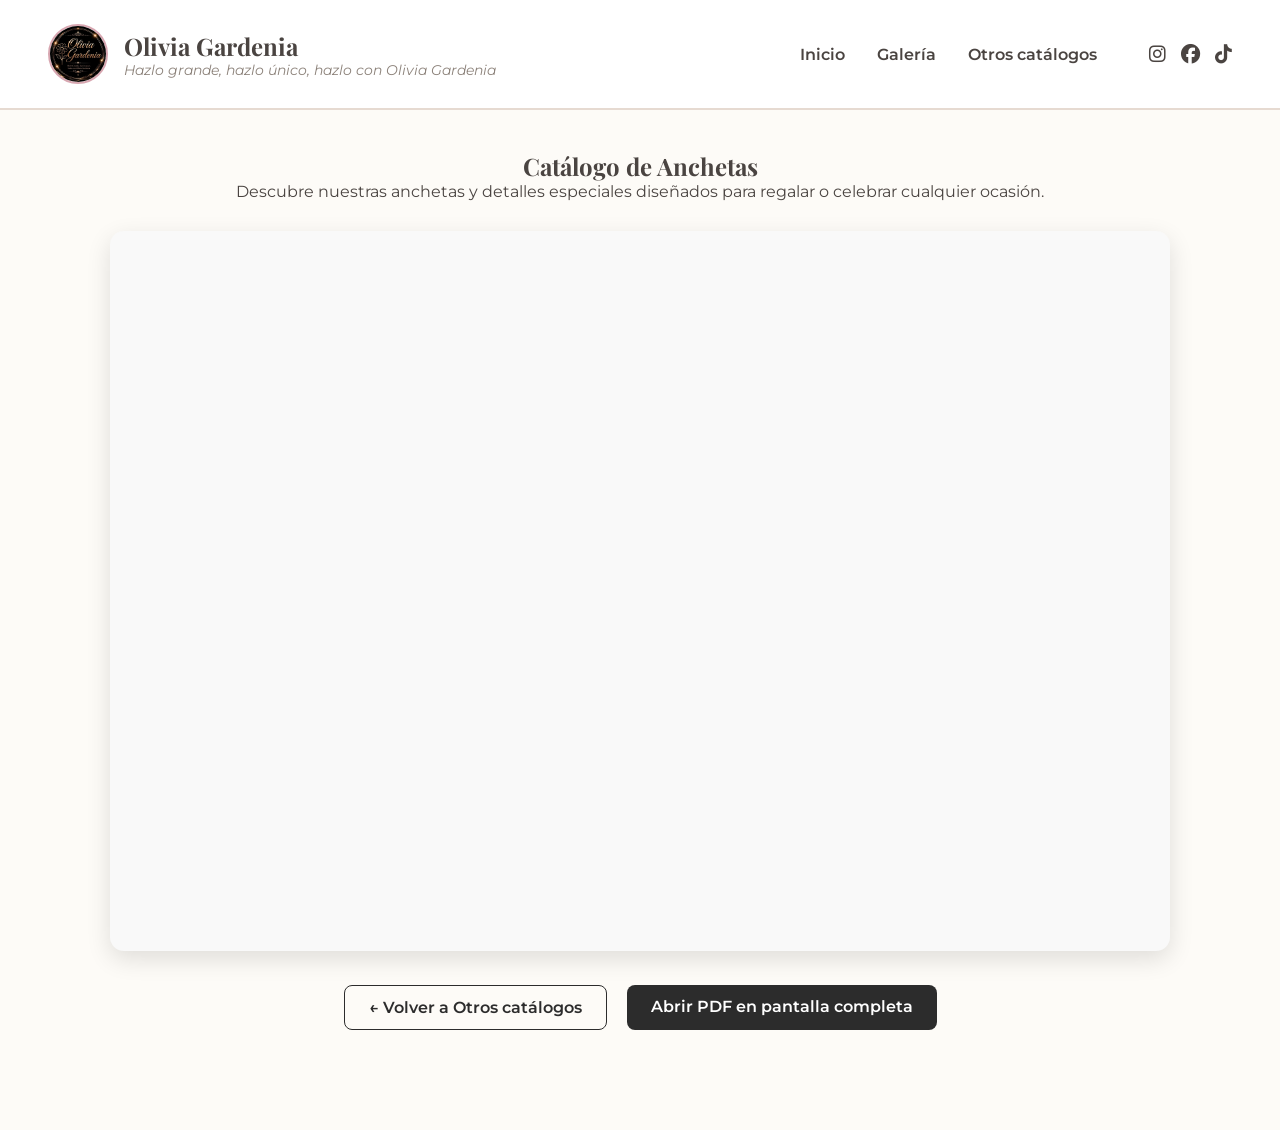
<file: catalogo-anchetas.html>
<!DOCTYPE html>
<html lang="es">
<head>
  <meta charset="UTF-8">
  <meta name="viewport" content="width=device-width, initial-scale=1.0">
  <title>Catálogo de Anchetas | Olivia Gardenia</title>
  <link rel="preconnect" href="https://fonts.googleapis.com">
  <link rel="preconnect" href="https://fonts.gstatic.com" crossorigin>
  <link href="https://fonts.googleapis.com/css2?family=Montserrat:wght@400;500;600&family=Playfair+Display:ital,wght@0,600;0,700;1,400&display=swap" rel="stylesheet">
  <link rel="stylesheet" href="https://cdnjs.cloudflare.com/ajax/libs/font-awesome/6.5.0/css/all.min.css">
  <link rel="stylesheet" href="estilos.css">
  <style>
    body, p, a, span, li, button {
      font-family: 'Montserrat', sans-serif;
    }
    h1, h2, h3, .titulo-seccion {
      font-family: 'Playfair Display', serif;
    }
    .visor-main {
      max-width: 1100px;
      margin: 40px auto;
      padding: 0 20px 60px;
      text-align: center;
    }
    .pdf-frame {
      width: 100%;
      height: 80vh;
      border: none;
      border-radius: 14px;
      box-shadow: 0 8px 24px rgba(0, 0, 0, 0.12);
      margin-top: 30px;
      background: #f9f9f9;
    }
    .acciones-contenedor {
      display: flex;
      justify-content: center;
      gap: 20px;
      margin-top: 30px;
      flex-wrap: wrap;
    }
    .btn-accion {
      display: inline-block;
      padding: 12px 24px;
      background-color: #2c2c2c;
      color: #ffffff;
      text-decoration: none;
      border-radius: 8px;
      font-weight: 600;
      transition: background-color 0.25s ease;
    }
    .btn-accion:hover {
      background-color: #4f4f4f;
    }
    .btn-secundario {
      background-color: transparent;
      border: 1px solid #2c2c2c;
      color: #2c2c2c;
    }
    .btn-secundario:hover {
      background-color: #f0f0f0;
    }
  </style>
</head>
<body>

  <header class="header">
    <div class="logo-container">
      <a href="index.html" class="logo-shape" title="Volver al Inicio">
        <img src="logo.png" alt="Logo Olivia Gardenia" class="logo-img">
      </a>
      <div class="branding">
        <h1>Olivia Gardenia</h1>
        <p class="eslogan">Hazlo grande, hazlo único, hazlo con Olivia Gardenia</p>
      </div>
    </div>

    <nav class="nav">
      <a href="index.html">Inicio</a>
      <a href="index.html#galeria">Galería</a>
      <a href="otros-catalogos.html">Otros catálogos</a>
      <div class="nav-socials">
        <a href="https://www.instagram.com/olivia.gardenia_/" target="_blank" rel="noopener" aria-label="Instagram">
          <i class="fa-brands fa-instagram"></i>
        </a>
        <a href="https://www.facebook.com/search/top?q=Olivia%20Gardenia" target="_blank" rel="noopener" aria-label="Facebook">
          <i class="fa-brands fa-facebook"></i>
        </a>
        <a href="https://www.tiktok.com/@olivia.gardenia7" target="_blank" rel="noopener" aria-label="TikTok">
          <i class="fa-brands fa-tiktok"></i>
        </a>
      </div>
    </nav>
  </header>

  <main class="visor-main">
    <h2>Catálogo de Anchetas</h2>
    <p>Descubre nuestras anchetas y detalles especiales diseñados para regalar o celebrar cualquier ocasión.</p>

    <!-- Cambia 'archivo-anchetas.pdf' por el nombre exacto de tu PDF -->
    <iframe src="archivo-anchetas.pdf" class="pdf-frame" title="Catálogo de Anchetas"></iframe>

    <div class="acciones-contenedor">
      <a href="otros-catalogos.html" class="btn-accion btn-secundario">← Volver a Otros catálogos</a>
      <a href="archivo-anchetas.pdf" target="_blank" rel="noopener" class="btn-accion">Abrir PDF en pantalla completa</a>
    </div>
  </main>

</body>
</html>
</file>
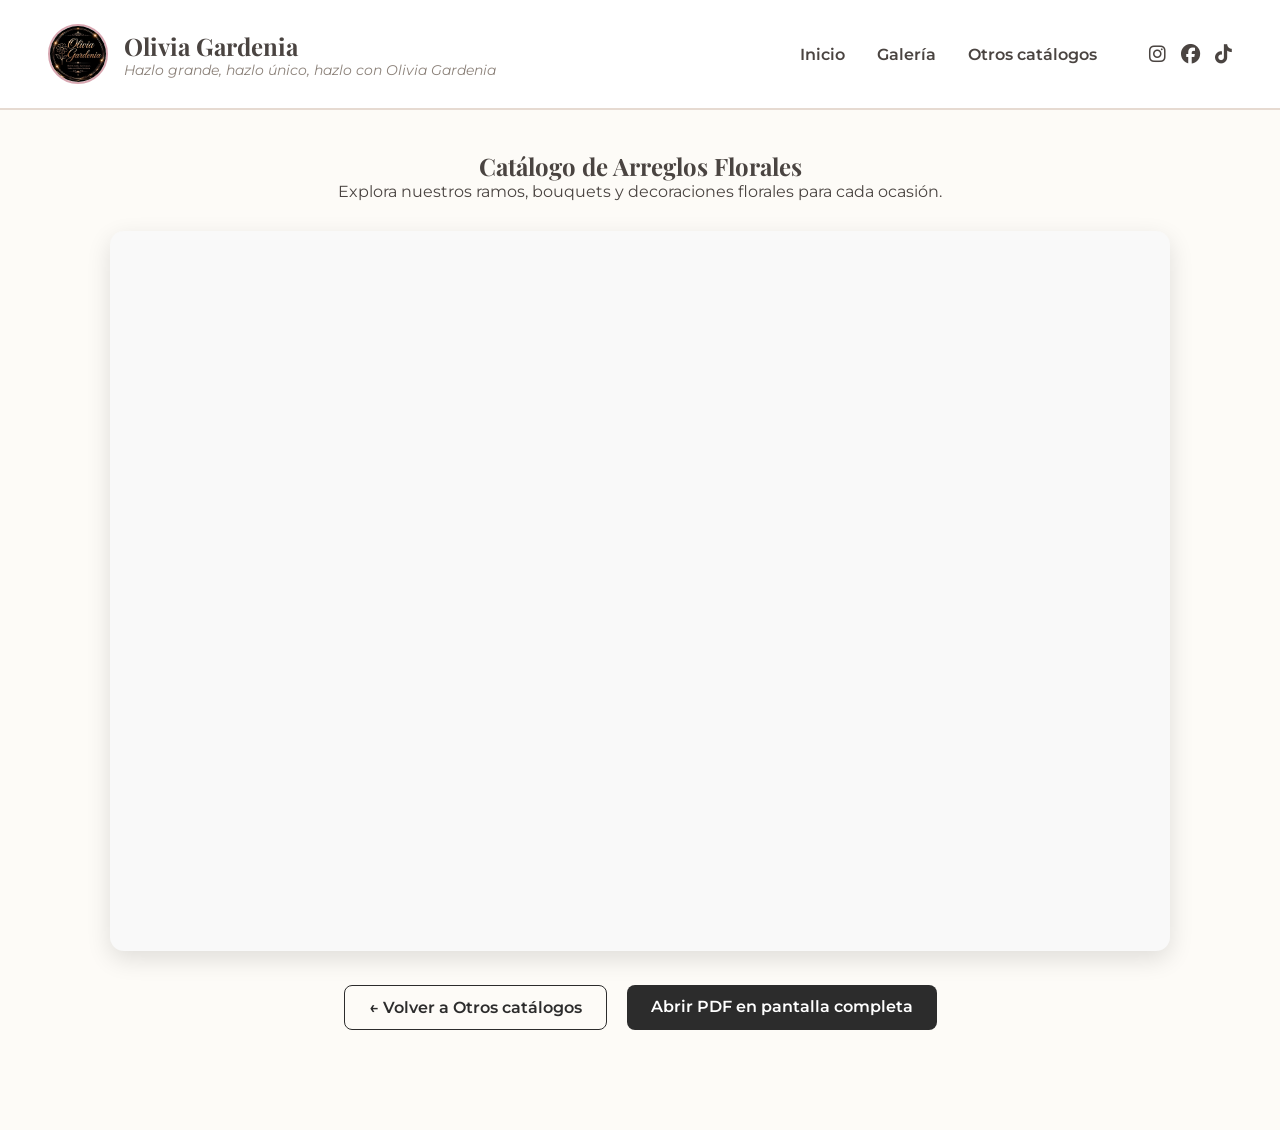
<file: catalogo-arreglos-florales.html>
<!DOCTYPE html>
<html lang="es">
<head>
  <meta charset="UTF-8">
  <meta name="viewport" content="width=device-width, initial-scale=1.0">
  <title>Catálogo de Arreglos Florales | Olivia Gardenia</title>
  <link rel="preconnect" href="https://fonts.googleapis.com">
  <link rel="preconnect" href="https://fonts.gstatic.com" crossorigin>
  <link href="https://fonts.googleapis.com/css2?family=Montserrat:wght@400;500;600&family=Playfair+Display:ital,wght@0,600;0,700;1,400&display=swap" rel="stylesheet">
  <link rel="stylesheet" href="https://cdnjs.cloudflare.com/ajax/libs/font-awesome/6.5.0/css/all.min.css">
  <link rel="stylesheet" href="estilos.css">
  <style>
    body, p, a, span, li, button {
      font-family: 'Montserrat', sans-serif;
    }
    h1, h2, h3, .titulo-seccion {
      font-family: 'Playfair Display', serif;
    }
    .visor-main {
      max-width: 1100px;
      margin: 40px auto;
      padding: 0 20px 60px;
      text-align: center;
    }
    .pdf-frame {
      width: 100%;
      height: 80vh;
      border: none;
      border-radius: 14px;
      box-shadow: 0 8px 24px rgba(0, 0, 0, 0.12);
      margin-top: 30px;
      background: #f9f9f9;
    }
    .acciones-contenedor {
      display: flex;
      justify-content: center;
      gap: 20px;
      margin-top: 30px;
      flex-wrap: wrap;
    }
    .btn-accion {
      display: inline-block;
      padding: 12px 24px;
      background-color: #2c2c2c;
      color: #ffffff;
      text-decoration: none;
      border-radius: 8px;
      font-weight: 600;
      transition: background-color 0.25s ease;
    }
    .btn-accion:hover {
      background-color: #4f4f4f;
    }
    .btn-secundario {
      background-color: transparent;
      border: 1px solid #2c2c2c;
      color: #2c2c2c;
    }
    .btn-secundario:hover {
      background-color: #f0f0f0;
    }
  </style>
</head>
<body>

  <header class="header">
    <div class="logo-container">
      <a href="index.html" class="logo-shape" title="Volver al Inicio">
        <img src="logo.png" alt="Logo Olivia Gardenia" class="logo-img">
      </a>
      <div class="branding">
        <h1>Olivia Gardenia</h1>
        <p class="eslogan">Hazlo grande, hazlo único, hazlo con Olivia Gardenia</p>
      </div>
    </div>

    <nav class="nav">
      <a href="index.html">Inicio</a>
      <a href="index.html#galeria">Galería</a>
      <a href="otros-catalogos.html">Otros catálogos</a>
      <div class="nav-socials">
        <a href="https://www.instagram.com/olivia.gardenia_/" target="_blank" rel="noopener" aria-label="Instagram">
          <i class="fa-brands fa-instagram"></i>
        </a>
        <a href="https://www.facebook.com/search/top?q=Olivia%20Gardenia" target="_blank" rel="noopener" aria-label="Facebook">
          <i class="fa-brands fa-facebook"></i>
        </a>
        <a href="https://www.tiktok.com/@olivia.gardenia7" target="_blank" rel="noopener" aria-label="TikTok">
          <i class="fa-brands fa-tiktok"></i>
        </a>
      </div>
    </nav>
  </header>

  <main class="visor-main">
    <h2>Catálogo de Arreglos Florales</h2>
    <p>Explora nuestros ramos, bouquets y decoraciones florales para cada ocasión.</p>

    <!-- Asegúrate de poner 'arreglos-florales.pdf' en la misma carpeta del proyecto -->
    <iframe src="arreglos-florales.pdf" class="pdf-frame" title="Catálogo de Arreglos Florales"></iframe>

    <div class="acciones-contenedor">
      <a href="otros-catalogos.html" class="btn-accion btn-secundario">← Volver a Otros catálogos</a>
      <a href="arreglos-florales.pdf" target="_blank" rel="noopener" class="btn-accion">Abrir PDF en pantalla completa</a>
    </div>
  </main>

</body>
</html>
</file>
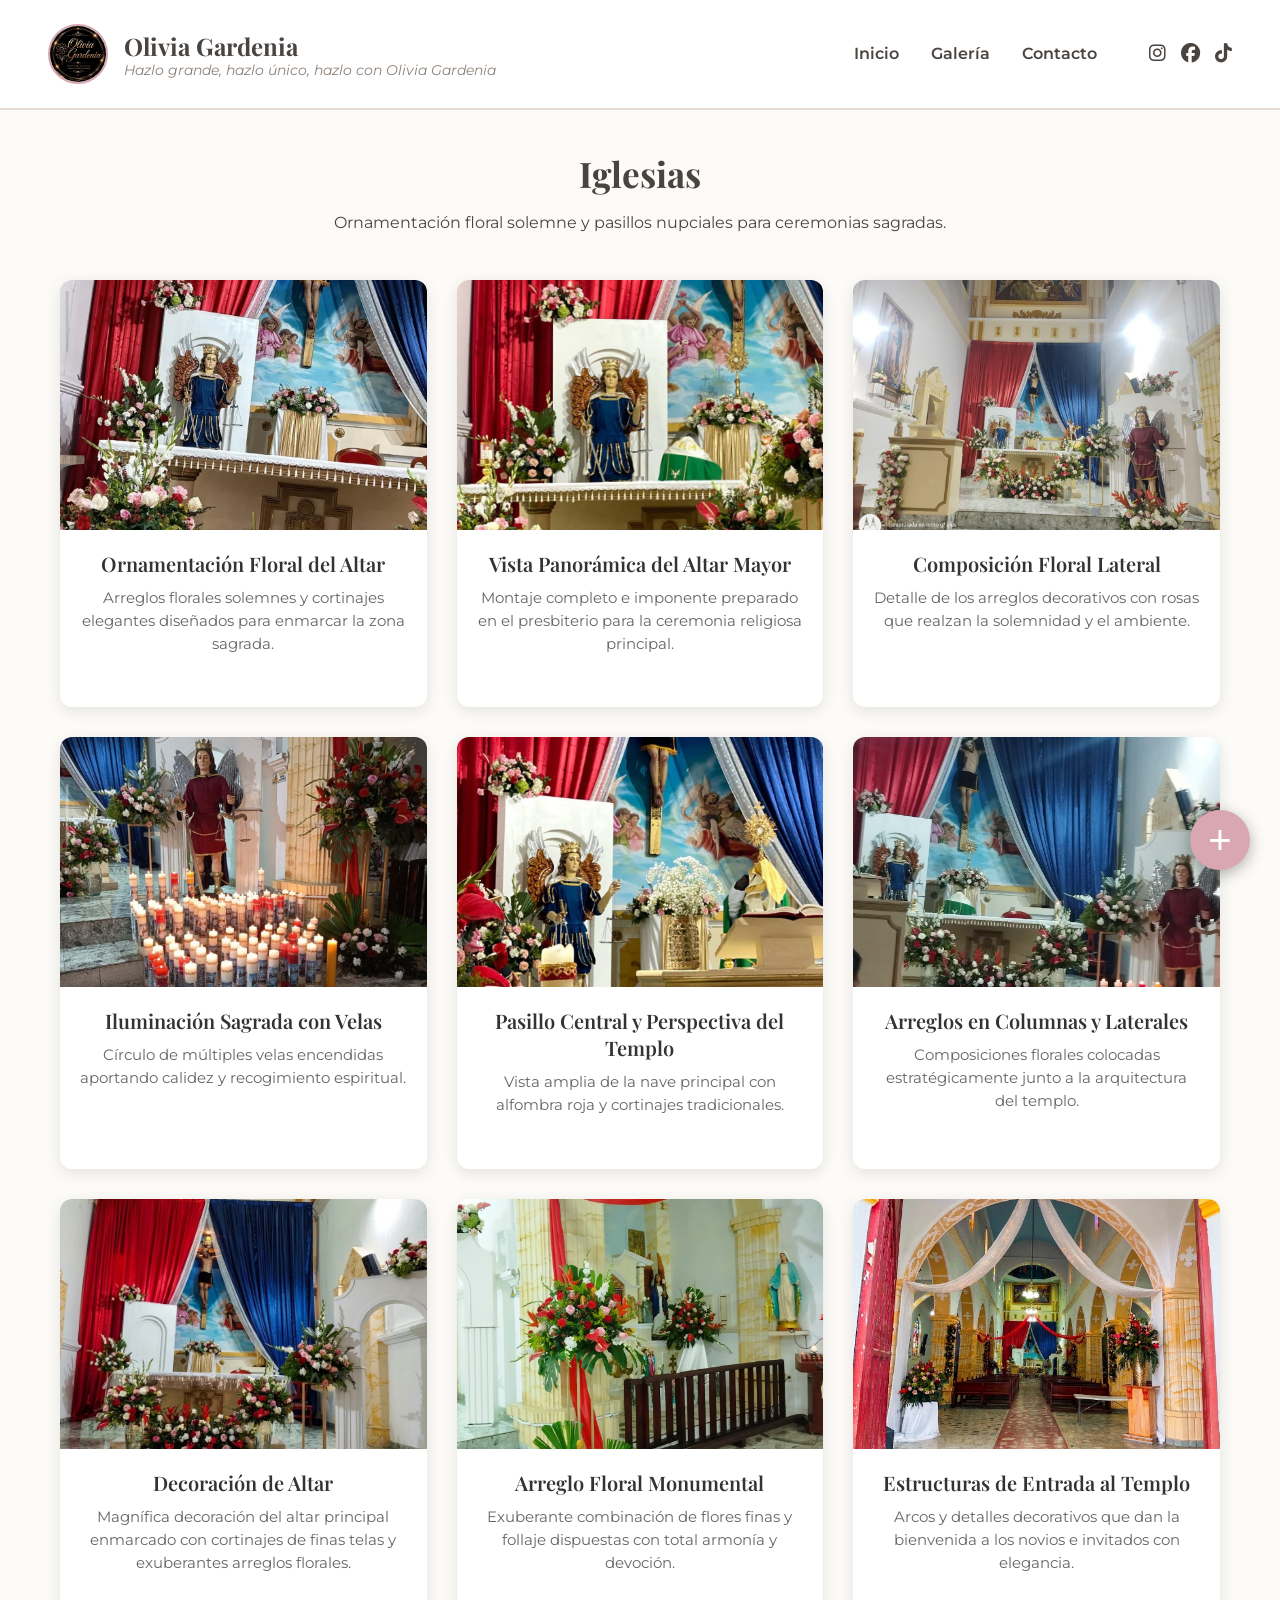
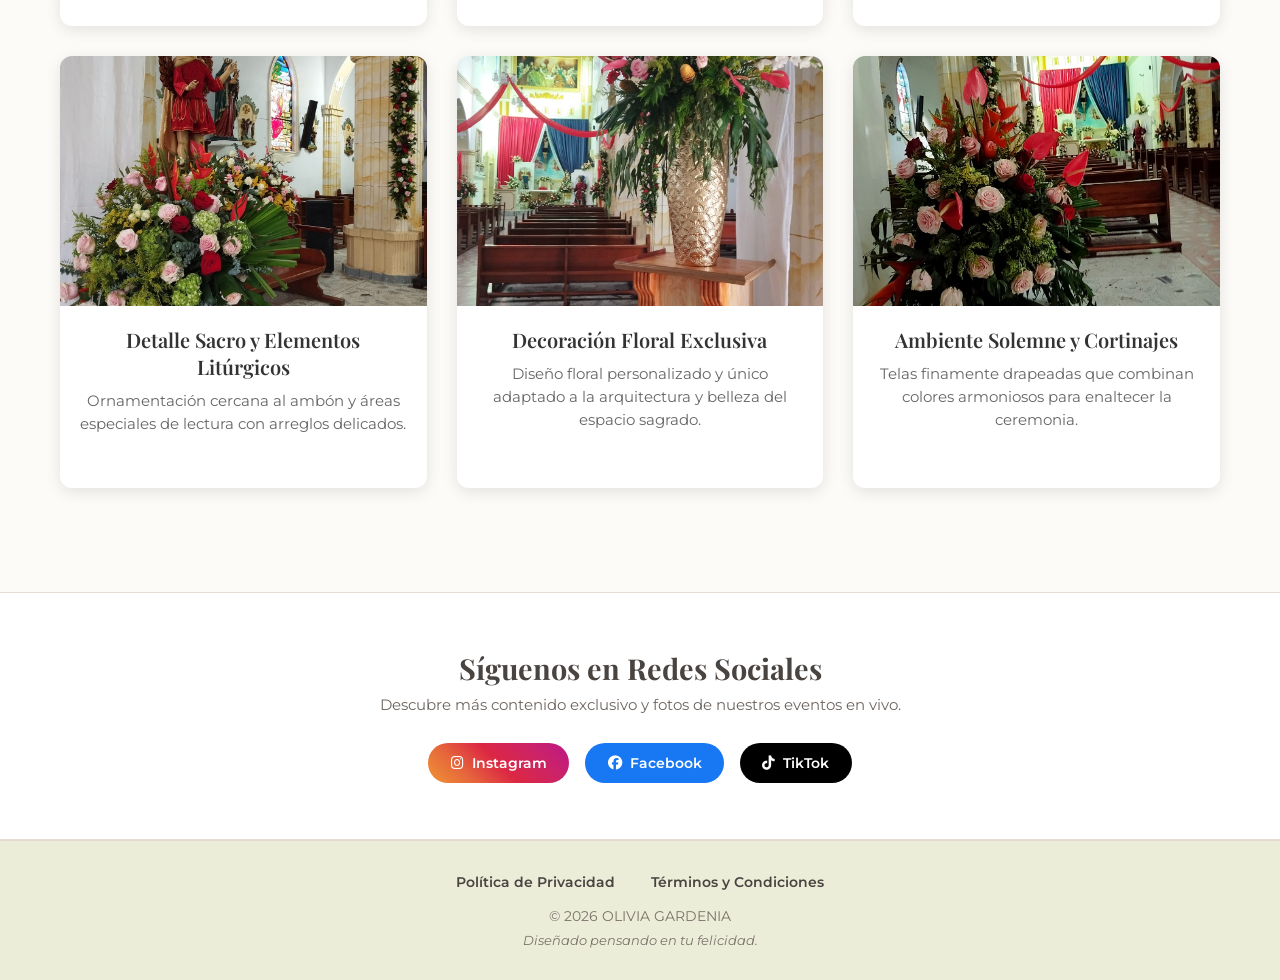
<file: iglesias.html>
<html lang="es">
<head>
<meta charset="UTF-8">
<meta name="viewport" content="width=device-width, initial-scale=1.0">
<title>Iglesias - Olivia Gardenia</title>
<link href="https://fonts.googleapis.com/css2?family=Montserrat:wght@400;600&family=Playfair+Display:ital,wght@0,600;3,400&display=swap" rel="stylesheet">
<link rel="stylesheet" href="https://cdnjs.cloudflare.com/ajax/libs/font-awesome/6.4.0/css/all.min.css">
<link rel="stylesheet" href="estilos.css">
<style>
  /* Estilos fijos para que los cuadros se vean elegantes, simétricos y sin espacios vacíos */
  .galeria-section {
    max-width: 1200px !important;
    margin: 0 auto !important;
    padding: 40px 20px !important;
  }
  .grid-galeria {
    display: grid !important;
    grid-template-columns: repeat(auto-fit, minmax(300px, 1fr)) !important;
    gap: 30px !important;
    justify-content: center !important;
  }
  .grid-galeria .card {
    background: #fff !important;
    border-radius: 12px !important;
    overflow: hidden !important;
    box-shadow: 0 4px 15px rgba(0,0,0,0.1) !important;
    display: flex !important;
    flex-direction: column !important;
  }
  .grid-galeria .card img {
    width: 100% !important;
    height: 250px !important;
    object-fit: cover !important;
    display: block !important;
  }
  .grid-galeria .card-body {
    padding: 20px !important;
    display: flex !important;
    flex-direction: column !important;
    flex-grow: 1 !important;
    justify-content: space-between !important;
  }
  .grid-galeria .card-body h3 {
    font-family: 'Playfair Display', serif !important;
    font-size: 1.25rem !important;
    margin-bottom: 10px !important;
    color: #333 !important;
  }
  .grid-galeria .card-body p {
    font-size: 0.95rem !important;
    color: #666 !important;
    line-height: 1.5 !important;
  }
</style>
</head>
<body>

<header class="header">
<div class="logo-container">
<a href="./index.html" class="logo-shape" title="Volver al Inicio">
<img src="logo.png" alt="Logo" class="logo-img">
</a>
<div class="branding">
<h1>Olivia Gardenia</h1>
<p class="eslogan">Hazlo grande, hazlo único, hazlo con Olivia Gardenia</p>
</div>
</div>
<nav class="nav">
<a href="./index.html">Inicio</a>
<a href="./index.html#galeria">Galería</a>
<a href="#contacto">Contacto</a>
<div class="nav-socials">
<a href="https://www.instagram.com/olivia.gardenia_/" target="_blank" aria-label="Instagram"><i class="fa-brands fa-instagram"></i></a>
<a href="https://www.facebook.com/search/top?q=Olivia%20Gardenia" target="_blank" aria-label="Facebook"><i class="fa-brands fa-facebook"></i></a>
<a href="https://www.tiktok.com/@olivia.gardenia7" target="_blank" aria-label="TikTok"><i class="fa-brands fa-tiktok"></i></a>
</div>
</nav>
</header>

<section class="galeria-section">
<h2>Iglesias</h2>
<p class="galeria-intro" style="text-align: center; margin-bottom: 30px;">Ornamentación floral solemne y pasillos nupciales para ceremonias sagradas.</p>

<div class="grid-galeria" id="gridGaleria">
  <!-- Las tarjetas cargan de forma dinámica y limpia -->
</div>
</section>

<!-- Sección de Redes Sociales -->
<section class="social-section" id="contacto">
<h3>Síguenos en Redes Sociales</h3>
<p>Descubre más contenido exclusivo y fotos de nuestros eventos en vivo.</p>
<div class="social-buttons">
<a href="https://www.instagram.com/olivia.gardenia_/" target="_blank" class="btn-social btn-social-instagram"><i class="fa-brands fa-instagram"></i> Instagram</a>
<a href="https://www.facebook.com/search/top?q=Olivia%20Gardenia" target="_blank" class="btn-social btn-social-facebook"><i class="fa-brands fa-facebook"></i> Facebook</a>
<a href="https://www.tiktok.com/@olivia.gardenia7" target="_blank" class="btn-social btn-social-tiktok"><i class="fa-brands fa-tiktok"></i> TikTok</a>
</div>
</section>

<footer class="footer">
<div class="footer-links">
<a href="#">Política de Privacidad</a>
<a href="#">Términos y Condiciones</a>
</div>
<p>&copy; 2026 OLIVIA GARDENIA</p>
<p class="designed">Diseñado pensando en tu felicidad.</p>
</footer>

<!-- Botón con el signo más (+) flotante -->
<button class="fab-btn" id="openModalBtn" title="Subir nuevo producto">+</button>

<!-- Ventana emergente (modal) para subir archivos -->
<div class="modal-overlay" id="modalOverlay">
  <div class="modal-content">
    <button class="close-modal" id="closeModalBtn">&times;</button>
    <h2>Subir Nuevo Producto</h2>
    
    <form id="uploadForm">
      <div class="form-group">
        <label for="imageInput">Seleccionar Imagen:</label>
        <input type="file" id="imageInput" accept="image/*" required>
      </div>

      <div class="form-group">
        <label for="categoryInput">Categoría:</label>
        <select id="categoryInput">
          <option value="Iglesias" selected>Iglesias</option>
          <option value="Bodas">Bodas</option>
          <option value="Quinceañeras">Quinceañeras</option>
          <option value="Bautizos">Bautizos</option>
          <option value="Comunion">Primera Comunión</option>
          <option value="Cumpleaños">Cumpleaños</option>
          <option value="Eventos Varios">Eventos Varios</option>
          <option value="Anchetas">Anchetas</option>
          <option value="Arreglos Florales">Arreglos Florales</option>
          <option value="Desayunos Sorpresa">Desayunos Sorpresa</option>
          <option value="Globos">Arte en Globos</option>
        </select>
      </div>

      <div class="form-group">
        <label for="titleInput">Título del Producto:</label>
        <input type="text" id="titleInput" placeholder="Ej. Arreglo de Altares" required>
      </div>

      <div class="form-group">
        <label for="descInput">Descripción o Detalles:</label>
        <textarea id="descInput" rows="3" placeholder="Detalles del arreglo..." required></textarea>
      </div>

      <button type="submit" class="btn-submit">Publicar en el Catálogo</button>
    </form>
  </div>
</div>

<script>
  document.addEventListener('DOMContentLoaded', () => {
    const gridGaleria = document.getElementById('gridGaleria');
    const TOTAL_FOTOS_CARPETA = 20;

    // Textos optimizados con una descripción mucho más atractiva y elegante para el altar
    const textosIglesias = [
      { 
        title: "Vista Panorámica del Altar Mayor", 
        desc: "Montaje completo e imponente preparado en el presbiterio para la ceremonia religiosa principal." 
      },
      { 
        title: "Ornamentación Floral del Altar", 
        desc: "Arreglos florales solemnes y cortinajes elegantes diseñados para enmarcar la zona sagrada." 
      },
      { 
        title: "Composición Floral Lateral", 
        desc: "Detalle de los arreglos decorativos con rosas que realzan la solemnidad y el ambiente." 
      },
      { 
        title: "Pasillo Central y Perspectiva del Templo", 
        desc: "Vista amplia de la nave principal con alfombra roja y cortinajes tradicionales." 
      },
      { 
        title: "Iluminación Sagrada con Velas", 
        desc: "Círculo de múltiples velas encendidas aportando calidez y recogimiento espiritual." 
      },
      { 
        title: "Arreglos en Columnas y Laterales", 
        desc: "Composiciones florales colocadas estratégicamente junto a la arquitectura del templo." 
      },
      { 
        title: "Decoración de Altar", 
        desc: "Magnífica decoración del altar principal enmarcado con cortinajes de finas telas y exuberantes arreglos florales." 
      },
      { 
        title: "Arreglo Floral Monumental", 
        desc: "Exuberante combinación de flores finas y follaje dispuestas con total armonía y devoción." 
      },
      { 
        title: "Estructuras de Entrada al Templo", 
        desc: "Arcos y detalles decorativos que dan la bienvenida a los novios e invitados con elegancia." 
      },
      { 
        title: "Detalle Sacro y Elementos Litúrgicos", 
        desc: "Ornamentación cercana al ambón y áreas especiales de lectura con arreglos delicados." 
      },
      { 
        title: "Ambiente Solemne y Cortinajes", 
        desc: "Telas finamente drapeadas que combinan colores armoniosos para enaltecer la ceremonia." 
      },
      { 
        title: "Decoración Floral Exclusiva", 
        desc: "Diseño floral personalizado y único adaptado a la arquitectura y belleza del espacio sagrado." 
      }
    ];

    for (let i = 1; i <= TOTAL_FOTOS_CARPETA; i++) {
      const numFormatted = i < 10 ? `0${i}` : `${i}`;
      const fileName = `iglesias-${numFormatted}.jpg`;
      
      const info = textosIglesias[i - 1];
      if (!info) continue;

      const card = document.createElement('div');
      card.className = 'card';
      
      const img = new Image();
      img.src = fileName;
      
      img.onload = function() {
        card.innerHTML = `
          <img src="${fileName}" alt="${info.title}">
          <div class="card-body">
            <div>
              <h3>${info.title}</h3>
              <p>${info.desc}</p>
            </div>
          </div>
        `;
        gridGaleria.appendChild(card);
      };
    }

    const saved = localStorage.getItem('og_catalog');
    const dynamicProducts = saved ? JSON.parse(saved) : [];
    const productosIglesias = dynamicProducts.filter(p => p.category === 'Iglesias');

    productosIglesias.forEach(product => {
      const card = document.createElement('div');
      card.className = 'card';
      card.innerHTML = `
        <img src="${product.image}" alt="${product.title}">
        <div class="card-body">
          <div>
            <h3>${product.title}</h3>
            <p>${product.description}</p>
          </div>
          <div style="margin-top: 15px; text-align: right;">
            <button onclick="deleteProduct(${product.id})" style="background-color: #ff4d4d; color: white; border: none; padding: 6px 12px; border-radius: 20px; cursor: pointer; font-size: 0.8rem;">Eliminar</button>
          </div>
        </div>
      `;
      gridGaleria.appendChild(card);
    });

    const openModalBtn = document.getElementById('openModalBtn');
    const closeModalBtn = document.getElementById('closeModalBtn');
    const modalOverlay = document.getElementById('modalOverlay');
    const uploadForm = document.getElementById('uploadForm');
    const imageInput = document.getElementById('imageInput');
    const categoryInput = document.getElementById('categoryInput');
    const titleInput = document.getElementById('titleInput');
    const descInput = document.getElementById('descInput');

    if(openModalBtn && modalOverlay) {
      openModalBtn.addEventListener('click', () => modalOverlay.classList.add('active'));
      closeModalBtn.addEventListener('click', () => modalOverlay.classList.remove('active'));
      modalOverlay.addEventListener('click', (e) => {
        if (e.target === modalOverlay) modalOverlay.classList.remove('active');
      });
    }

    if(uploadForm) {
      uploadForm.addEventListener('submit', function(e) {
        e.preventDefault();

        const file = imageInput.files[0];
        const category = categoryInput.value;
        const title = titleInput.value;
        const description = descInput.value;

        if (file) {
          const reader = new FileReader();

          reader.onload = function(e) {
            const imageUrl = e.target.result;

            const newProduct = {
              id: Date.now(),
              image: imageUrl,
              category: category,
              title: title,
              description: description
            };

            let products = saved ? JSON.parse(saved) : [];
            products.push(newProduct);
            localStorage.setItem('og_catalog', JSON.stringify(products));

            alert('¡Producto subido con éxito!');
            uploadForm.reset();
            modalOverlay.classList.remove('active');
            location.reload();
          };

          reader.readAsDataURL(file);
        }
      });
    }
  });

  function deleteProduct(id) {
    if (confirm('¿Deseas eliminar este producto?')) {
      let products = JSON.parse(localStorage.getItem('og_catalog') || '[]');
      products = products.filter(p => p.id !== id);
      localStorage.setItem('og_catalog', JSON.stringify(products));
      location.reload();
    }
  }
</script>

</body>
</html>
</file>
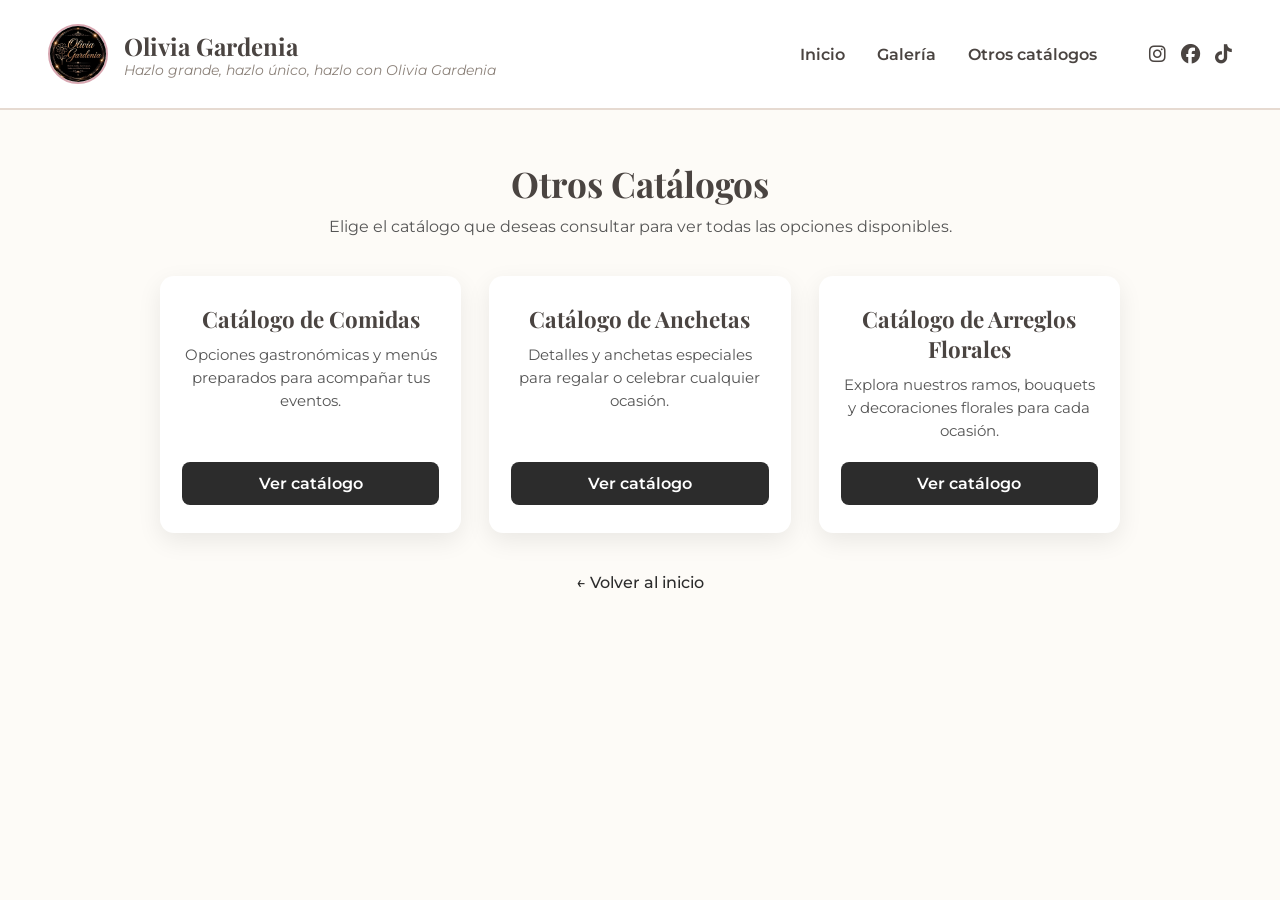
<file: otros-catalogos.html>
<!DOCTYPE html>
<html lang="es">
<head>
  <meta charset="UTF-8">
  <meta name="viewport" content="width=device-width, initial-scale=1.0">
  <title>Otros Catálogos | Olivia Gardenia</title>
  <link rel="preconnect" href="https://fonts.googleapis.com">
  <link rel="preconnect" href="https://fonts.gstatic.com" crossorigin>
  <link href="https://fonts.googleapis.com/css2?family=Montserrat:wght@400;500;600&family=Playfair+Display:ital,wght@0,600;0,700;1,400&display=swap" rel="stylesheet">
  <link rel="stylesheet" href="https://cdnjs.cloudflare.com/ajax/libs/font-awesome/6.5.0/css/all.min.css">
  <link rel="stylesheet" href="estilos.css">
  <style>
    body, p, a, span, li, button {
      font-family: 'Montserrat', sans-serif;
    }
    h1, h2, h3, .titulo-seccion {
      font-family: 'Playfair Display', serif;
    }
    .otros-catalogos-main {
      max-width: 1000px;
      margin: 50px auto;
      padding: 0 20px 60px;
      text-align: center;
    }
    .otros-catalogos-main h2 {
      font-size: 2.2rem;
      margin-bottom: 10px;
    }
    .otros-catalogos-main > p {
      margin-bottom: 40px;
      color: #555555;
    }
    .catalogos-grid {
      display: grid;
      grid-template-columns: repeat(auto-fit, minmax(280px, 1fr));
      gap: 28px;
    }
    .catalogo-card {
      background: #ffffff;
      border-radius: 14px;
      padding: 28px 22px;
      box-shadow: 0 8px 24px rgba(0, 0, 0, 0.08);
      display: flex;
      flex-direction: column;
      justify-content: space-between;
      gap: 20px;
    }
    .catalogo-card h3 {
      font-size: 1.4rem;
      margin-bottom: 10px;
    }
    .catalogo-card p {
      font-size: 0.95rem;
      color: #555555;
      line-height: 1.5;
    }
    .catalogo-btn {
      display: inline-block;
      padding: 12px 20px;
      background-color: #2c2c2c;
      color: #ffffff;
      text-decoration: none;
      border-radius: 8px;
      font-weight: 600;
      transition: background-color 0.25s ease;
    }
    .catalogo-btn:hover {
      background-color: #4f4f4f;
    }
    .volver-inicio {
      margin-top: 40px;
      display: inline-block;
      text-decoration: none;
      color: #2c2c2c;
      font-weight: 500;
    }
    .volver-inicio:hover {
      text-decoration: underline;
    }
  </style>
</head>
<body>

  <header class="header">
    <div class="logo-container">
      <a href="index.html" class="logo-shape" title="Volver al Inicio">
        <img src="logo.png" alt="Logo Olivia Gardenia" class="logo-img">
      </a>
      <div class="branding">
        <h1>Olivia Gardenia</h1>
        <p class="eslogan">Hazlo grande, hazlo único, hazlo con Olivia Gardenia</p>
      </div>
    </div>

    <nav class="nav">
      <a href="index.html">Inicio</a>
      <a href="index.html#galeria">Galería</a>
      <a href="otros-catalogos.html">Otros catálogos</a>
      <div class="nav-socials">
        <a href="https://www.instagram.com/olivia.gardenia_/" target="_blank" rel="noopener" aria-label="Instagram">
          <i class="fa-brands fa-instagram"></i>
        </a>
        <a href="https://www.facebook.com/search/top?q=Olivia%20Gardenia" target="_blank" rel="noopener" aria-label="Facebook">
          <i class="fa-brands fa-facebook"></i>
        </a>
        <a href="https://www.tiktok.com/@olivia.gardenia7" target="_blank" rel="noopener" aria-label="TikTok">
          <i class="fa-brands fa-tiktok"></i>
        </a>
      </div>
    </nav>
  </header>

  <main class="otros-catalogos-main">
    <h2>Otros Catálogos</h2>
    <p>Elige el catálogo que deseas consultar para ver todas las opciones disponibles.</p>

    <div class="catalogos-grid">
      <div class="catalogo-card">
        <div>
          <h3>Catálogo de Comidas</h3>
          <p>Opciones gastronómicas y menús preparados para acompañar tus eventos.</p>
        </div>
        <a href="catalogo-comidas.html" class="catalogo-btn">Ver catálogo</a>
      </div>

      <div class="catalogo-card">
        <div>
          <h3>Catálogo de Anchetas</h3>
          <p>Detalles y anchetas especiales para regalar o celebrar cualquier ocasión.</p>
        </div>
        <a href="catalogo-anchetas.html" class="catalogo-btn">Ver catálogo</a>
      </div>

      <div class="catalogo-card">
        <div>
          <h3>Catálogo de Arreglos Florales</h3>
          <p>Explora nuestros ramos, bouquets y decoraciones florales para cada ocasión.</p>
        </div>
        <a href="catalogo-arreglos-florales.html" class="catalogo-btn">Ver catálogo</a>
      </div>
    </div>

    <a href="index.html" class="volver-inicio">← Volver al inicio</a>
  </main>

</body>
</html>
</file>
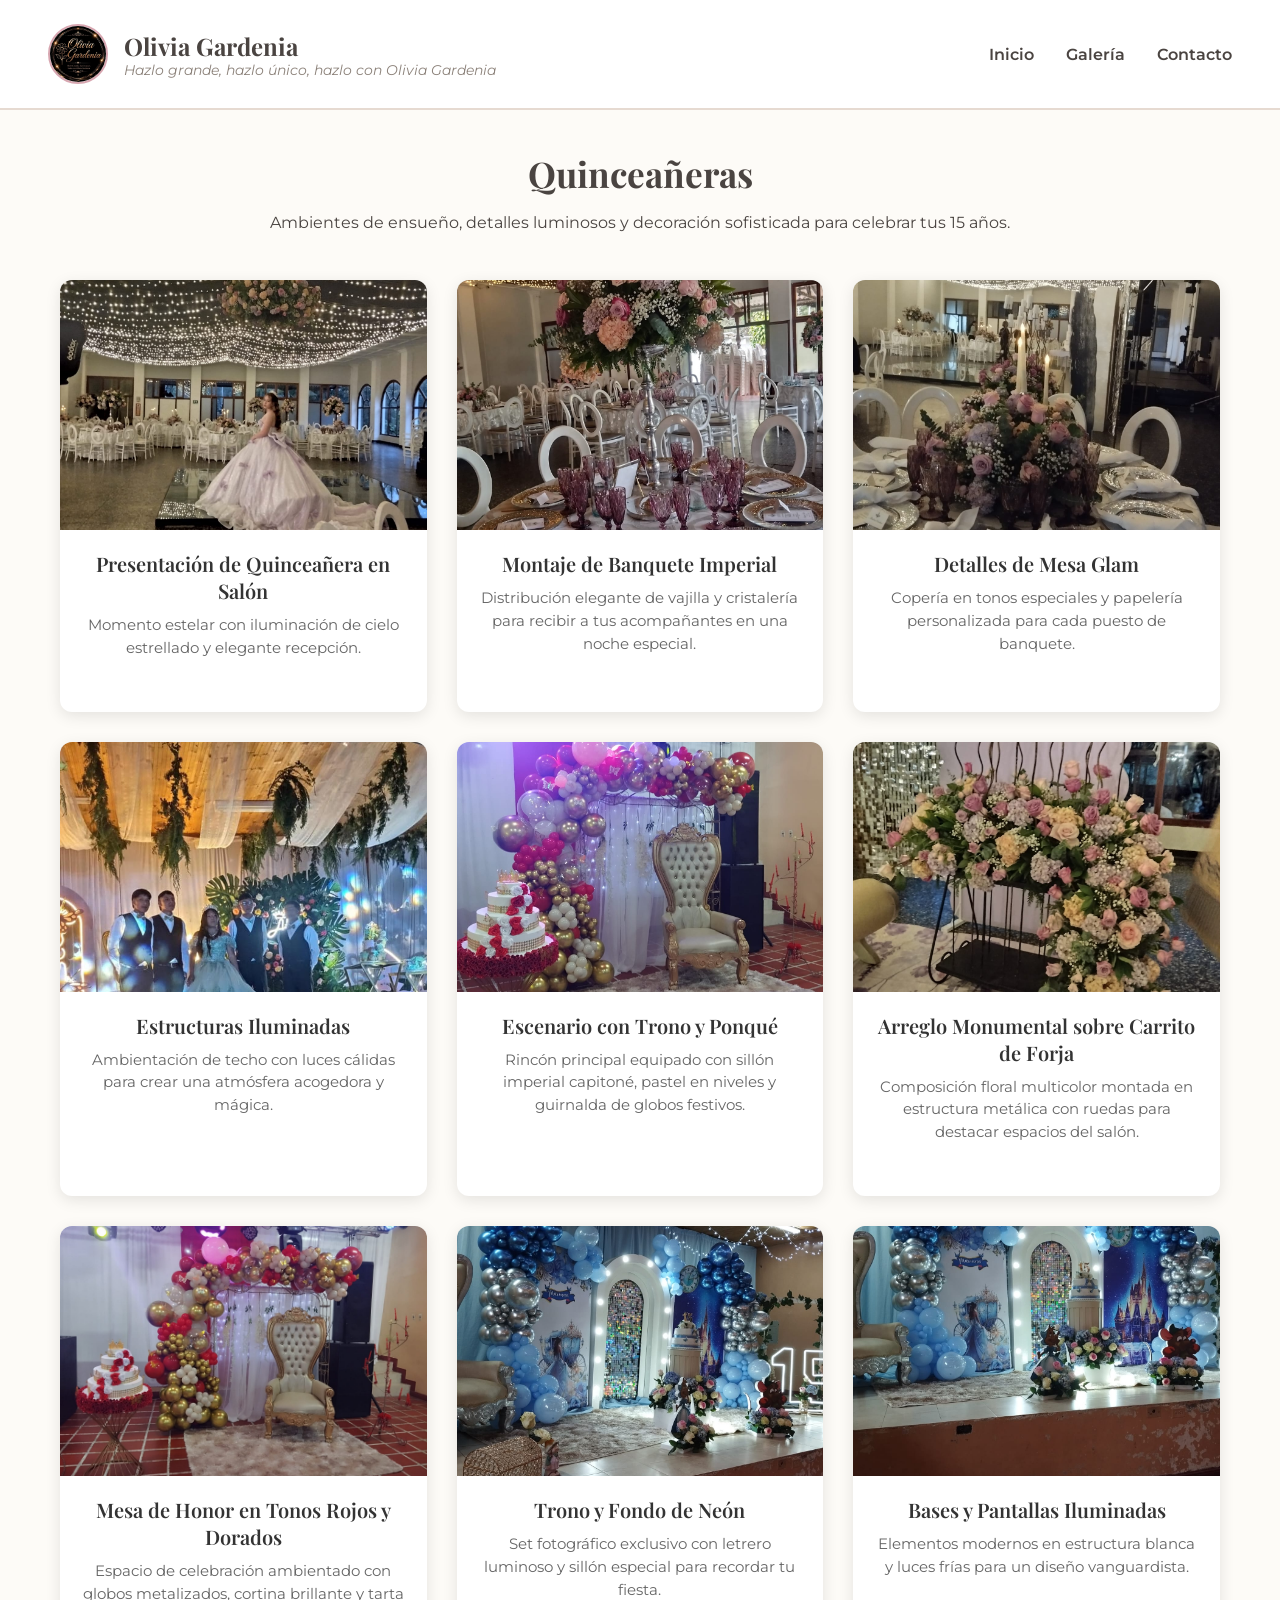
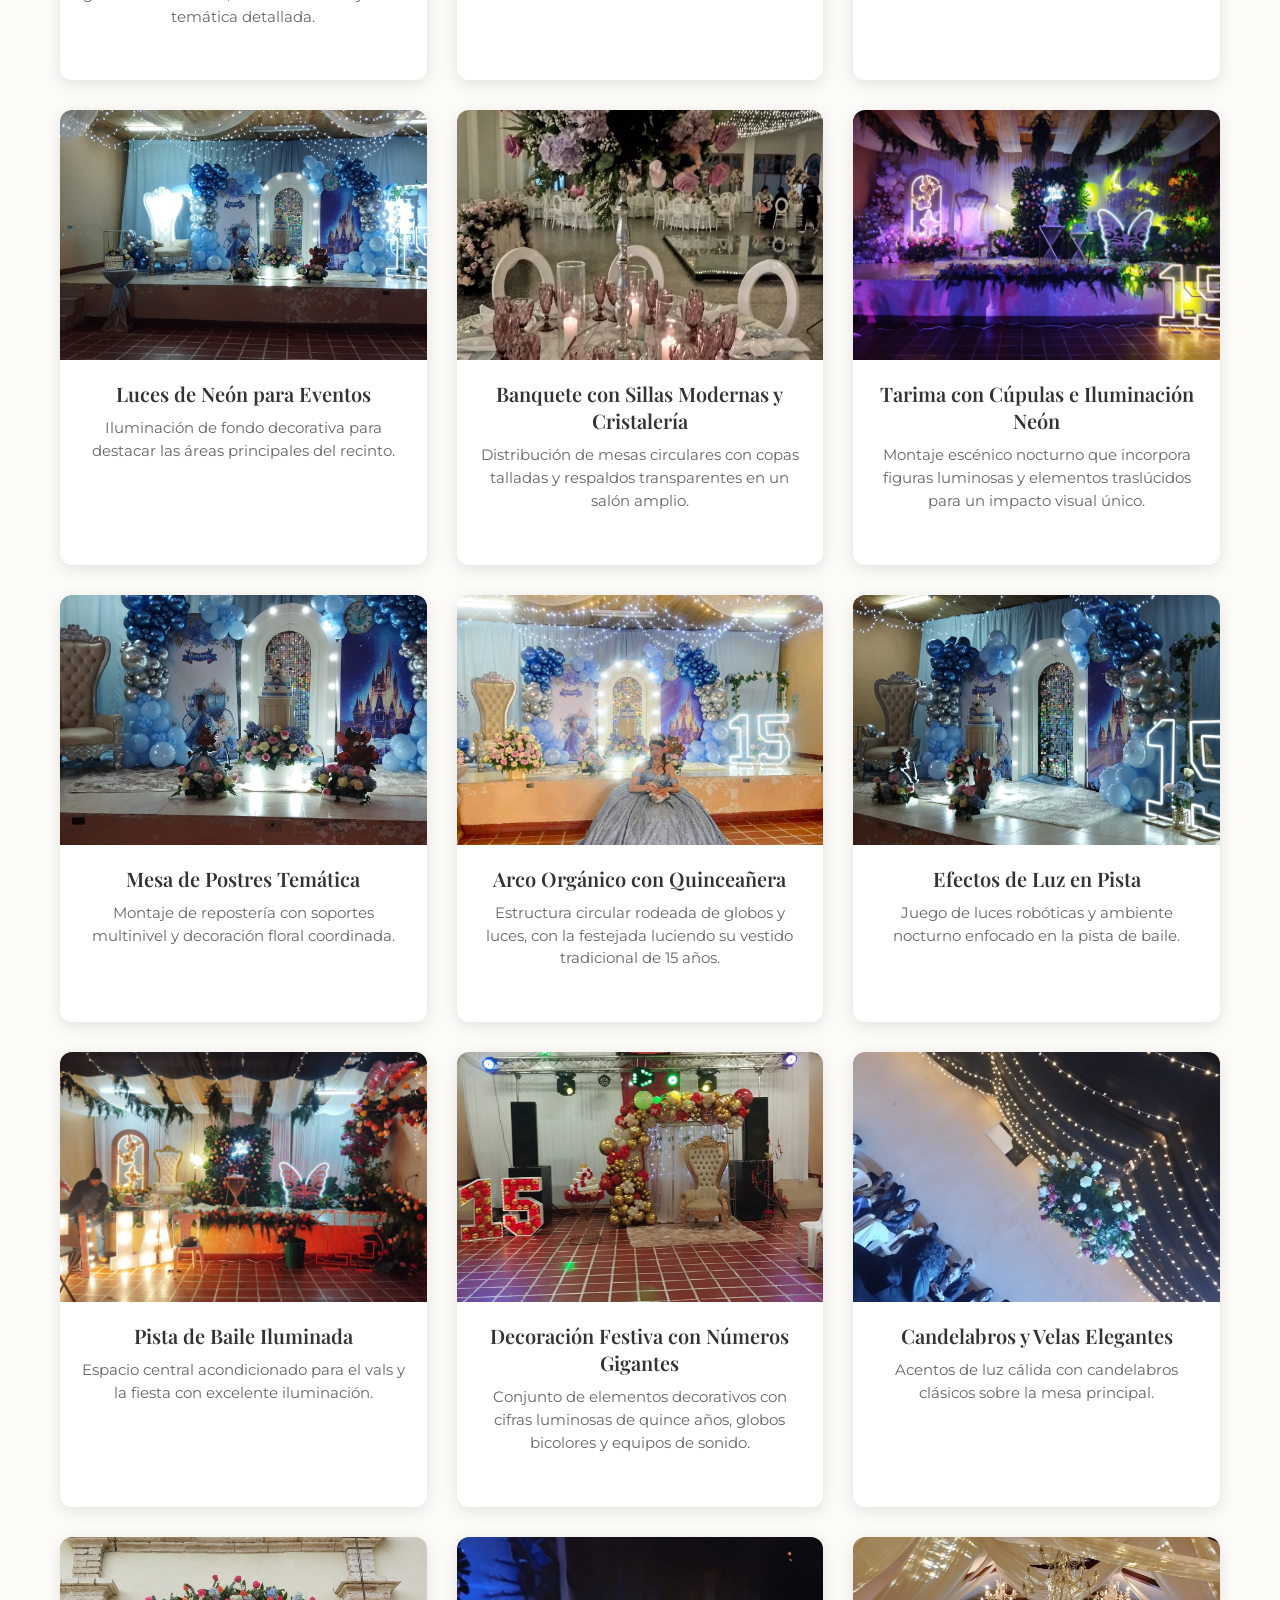
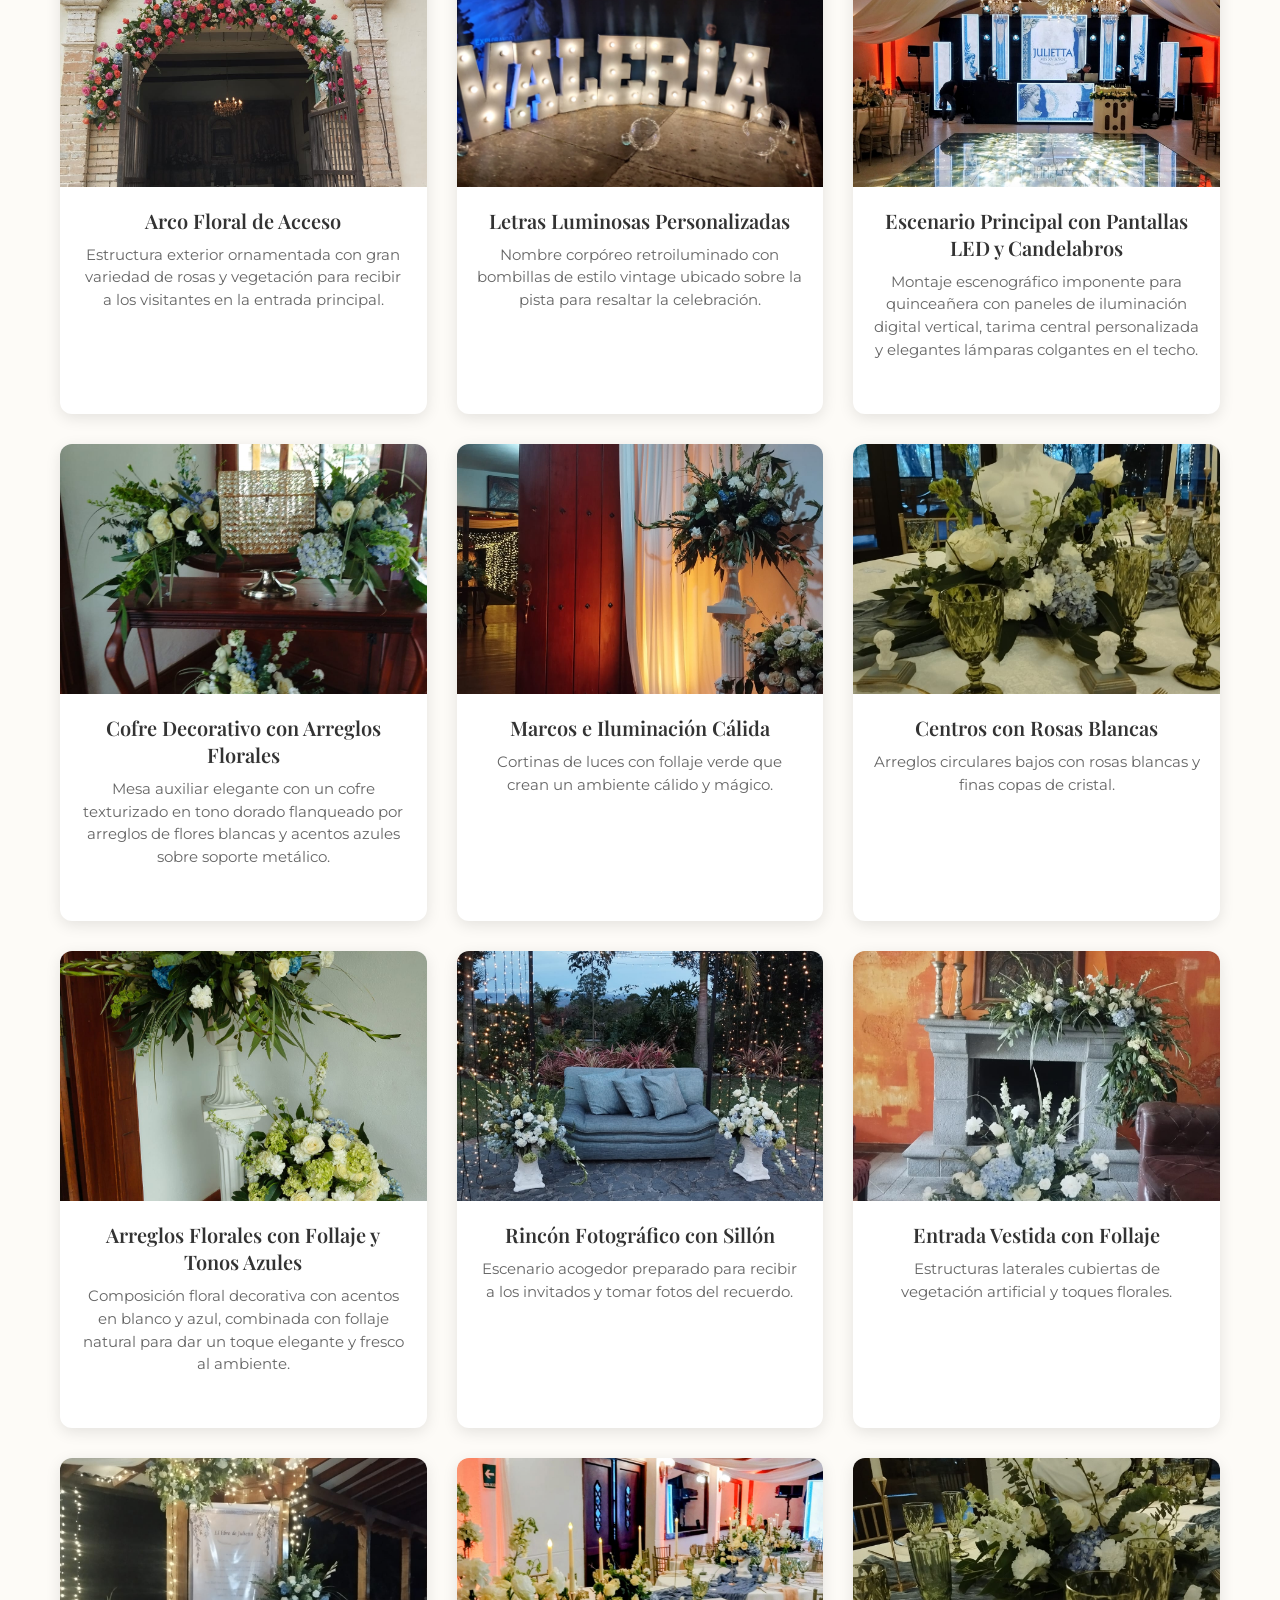
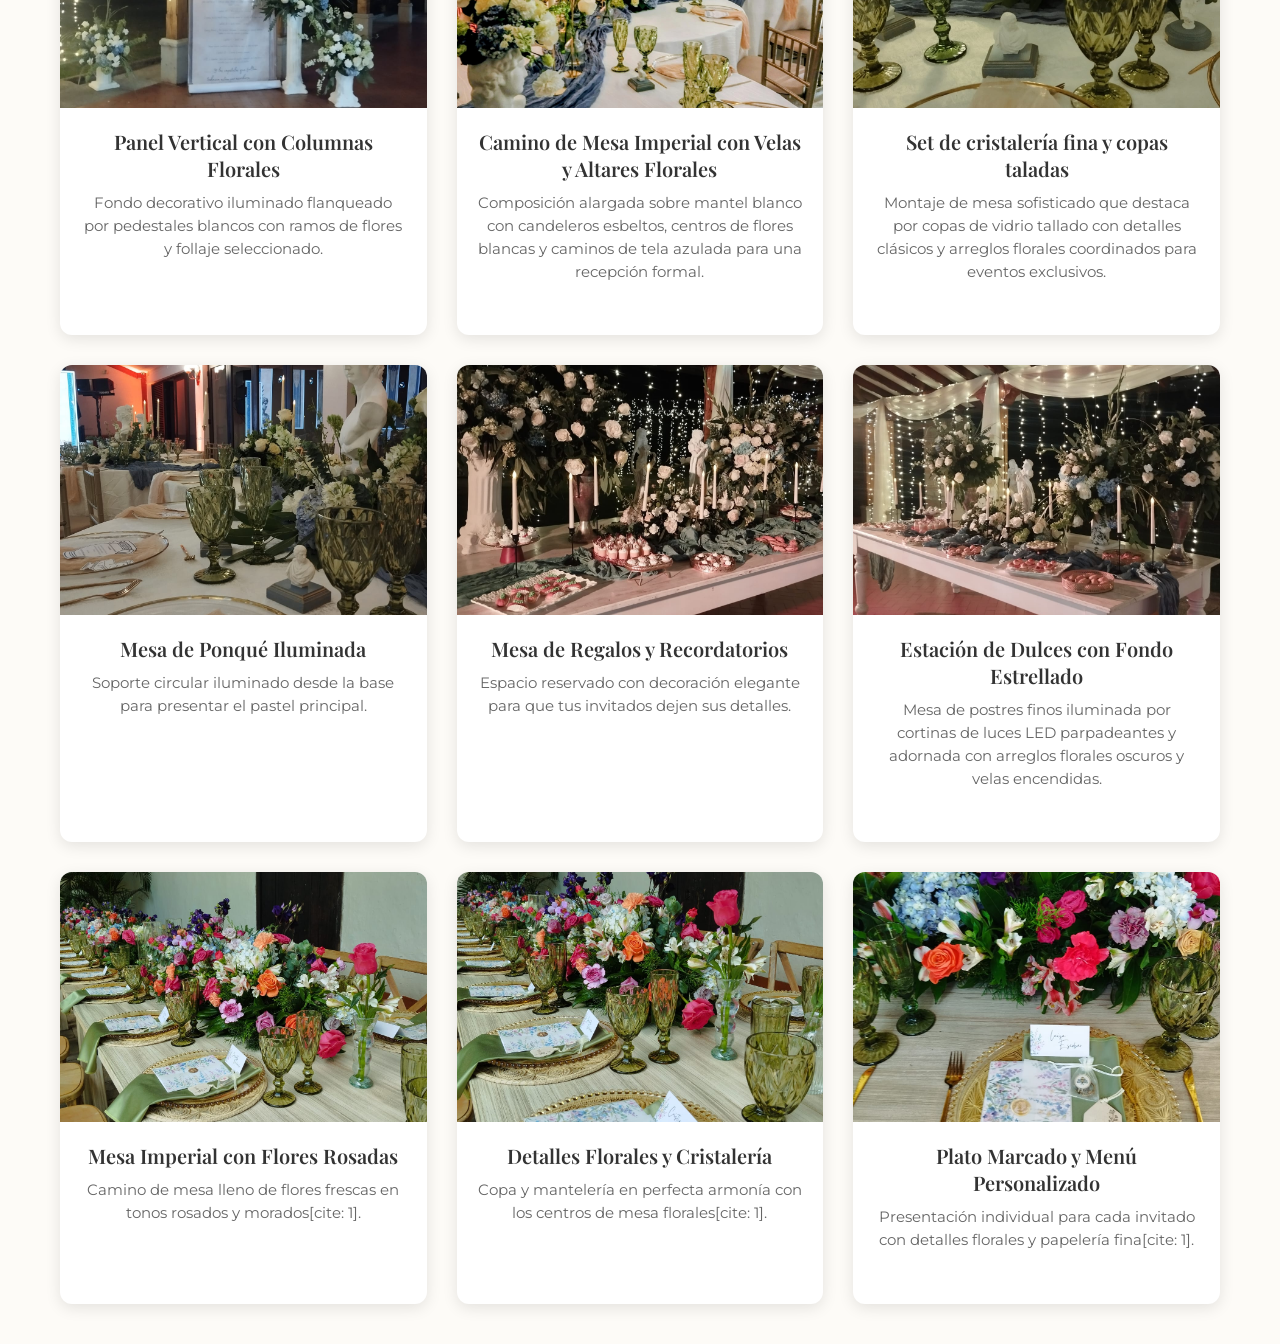
<file: quinceaneras.html>
<html lang="es">
<head>
<meta charset="UTF-8">
<meta name="viewport" content="width=device-width, initial-scale=1.0">
<title>Quinceañeras - Olivia Gardenia</title>
<link href="https://fonts.googleapis.com/css2?family=Montserrat:wght@400;600&family=Playfair+Display:ital,wght@0,600;3,400&display=swap" rel="stylesheet">
<link rel="stylesheet" href="https://cdnjs.cloudflare.com/ajax/libs/font-awesome/6.4.0/css/all.min.css">
<link rel="stylesheet" href="estilos.css">
<style>
  .galeria-section { max-width: 1200px !important; margin: 0 auto !important; padding: 40px 20px !important; }
  .grid-galeria { display: grid !important; grid-template-columns: repeat(auto-fit, minmax(300px, 1fr)) !important; gap: 30px !important; justify-content: center !important; }
  .grid-galeria .card { background: #fff !important; border-radius: 12px !important; overflow: hidden !important; box-shadow: 0 4px 15px rgba(0,0,0,0.1) !important; display: flex !important; flex-direction: column !important; }
  .grid-galeria .card img { width: 100% !important; height: 250px !important; object-fit: cover !important; display: block !important; }
  .grid-galeria .card-body { padding: 20px !important; display: flex !important; flex-direction: column !important; flex-grow: 1 !important; justify-content: space-between !important; }
  .grid-galeria .card-body h3 { font-family: 'Playfair Display', serif !important; font-size: 1.25rem !important; margin-bottom: 10px !important; color: #333 !important; }
  .grid-galeria .card-body p { font-size: 0.95rem !important; color: #666 !important; line-height: 1.5 !important; }
</style>
</head>
<body>

<header class="header">
<div class="logo-container">
<a href="./index.html" class="logo-shape" title="Volver al Inicio"><img src="logo.png" alt="Logo" class="logo-img"></a>
<div class="branding">
<h1>Olivia Gardenia</h1>
<p class="eslogan">Hazlo grande, hazlo único, hazlo con Olivia Gardenia</p>
</div>
</div>
<nav class="nav">
<a href="./index.html">Inicio</a>
<a href="./index.html#galeria">Galería</a>
<a href="#contacto">Contacto</a>
</nav>
</header>

<section class="galeria-section">
<h2>Quinceañeras</h2>
<p class="galeria-intro" style="text-align: center; margin-bottom: 30px;">Ambientes de ensueño, detalles luminosos y decoración sofisticada para celebrar tus 15 años.</p>

<div class="grid-galeria">

  <div class="card">
    <img src="quinceaneras01.jpg" alt="Presentación de Quinceañera en Salón">
    <div class="card-body">
      <div>
        <h3>Presentación de Quinceañera en Salón</h3>
        <p>Momento estelar con iluminación de cielo estrellado y elegante recepción.</p>
      </div>
    </div>
  </div>

  <div class="card">
    <img src="quinceaneras02.jpg" alt="Montaje de Banquete Imperial">
    <div class="card-body">
      <div>
        <h3>Montaje de Banquete Imperial</h3>
        <p>Distribución elegante de vajilla y cristalería para recibir a tus acompañantes en una noche especial.</p>
      </div>
    </div>
  </div>

  <div class="card">
    <img src="quinceaneras03.jpg" alt="Detalles de Mesa Glam">
    <div class="card-body">
      <div>
        <h3>Detalles de Mesa Glam</h3>
        <p>Copería en tonos especiales y papelería personalizada para cada puesto de banquete.</p>
      </div>
    </div>
  </div>

  <div class="card">
    <img src="quinceaneras04.jpg" alt="Estructuras Iluminadas">
    <div class="card-body">
      <div>
        <h3>Estructuras Iluminadas</h3>
        <p>Ambientación de techo con luces cálidas para crear una atmósfera acogedora y mágica.</p>
      </div>
    </div>
  </div>

  <div class="card">
    <img src="quinceaneras05.jpg" alt="Arreglos Florales Monumentales">
    <div class="card-body">
      <div>
        <h3>Escenario con Trono y Ponqué</h3>
        <p>Rincón principal equipado con sillón imperial capitoné, pastel en niveles y guirnalda de globos festivos.</p>
      </div>
    </div>
  </div>

  <div class="card">
    <img src="quinceaneras06.jpg" alt="Escenografía de Bienvenida">
    <div class="card-body">
      <div>
        <h3>Arreglo Monumental sobre Carrito de Forja</h3>
        <p>Composición floral multicolor montada en estructura metálica con ruedas para destacar espacios del salón.</p>
      </div>
    </div>
  </div>

  <div class="card">
    <img src="quinceaneras07.jpg" alt="Mesa de Honor Rosada">
    <div class="card-body">
      <div>
        <h3>Mesa de Honor en Tonos Rojos y Dorados</h3>
        <p>Espacio de celebración ambientado con globos metalizados, cortina brillante y tarta temática detallada.</p>
      </div>
    </div>
  </div>

  <div class="card">
    <img src="quinceaneras08.jpg" alt="Trono y Fondo de Neón">
    <div class="card-body">
      <div>
        <h3>Trono y Fondo de Neón</h3>
        <p>Set fotográfico exclusivo con letrero luminoso y sillón especial para recordar tu fiesta.</p>
      </div>
    </div>
  </div>

  <div class="card">
    <img src="quinceaneras09.jpg" alt="Bases y Pantallas Iluminadas">
    <div class="card-body">
      <div>
        <h3>Bases y Pantallas Iluminadas</h3>
        <p>Elementos modernos en estructura blanca y luces frías para un diseño vanguardista.</p>
      </div>
    </div>
  </div>

  <div class="card">
    <img src="quinceaneras10.jpg" alt="Luces de Neón para Eventos">
    <div class="card-body">
      <div>
        <h3>Luces de Neón para Eventos</h3>
        <p>Iluminación de fondo decorativa para destacar las áreas principales del recinto.</p>
      </div>
    </div>
  </div>

  <div class="card">
    <img src="quinceaneras11.jpg" alt="Arco Iluminado de Gala">
    <div class="card-body">
      <div>
        <h3>Banquete con Sillas Modernas y Cristalería</h3>
        <p>Distribución de mesas circulares con copas talladas y respaldos transparentes en un salón amplio.</p>
      </div>
    </div>
  </div>

  <div class="card">
    <img src="quinceaneras12.jpg" alt="Decoración con Cúpulas y Cristales">
    <div class="card-body">
      <div>
        <h3>Tarima con Cúpulas e Iluminación Neón</h3>
        <p>Montaje escénico nocturno que incorpora figuras luminosas y elementos traslúcidos para un impacto visual único.</p>
      </div>
    </div>
  </div>

  <div class="card">
    <img src="quinceaneras13.jpg" alt="Mesa de Postres Temática">
    <div class="card-body">
      <div>
        <h3>Mesa de Postres Temática</h3>
        <p>Montaje de repostería con soportes multinivel y decoración floral coordinada.</p>
      </div>
    </div>
  </div>

  <div class="card">
    <img src="quinceaneras14.jpg" alt="Arco Orgánico con Flores">
    <div class="card-body">
      <div>
        <h3>Arco Orgánico con Quinceañera</h3>
        <p>Estructura circular rodeada de globos y luces, con la festejada luciendo su vestido tradicional de 15 años.</p>
      </div>
    </div>
  </div>

  <div class="card">
    <img src="quinceaneras15.jpg" alt="Efectos de Luz en Pista">
    <div class="card-body">
      <div>
        <h3>Efectos de Luz en Pista</h3>
        <p>Juego de luces robóticas y ambiente nocturno enfocado en la pista de baile.</p>
      </div>
    </div>
  </div>

  <div class="card">
    <img src="quinceaneras16.jpg" alt="Pista de Baile Iluminada">
    <div class="card-body">
      <div>
        <h3>Pista de Baile Iluminada</h3>
        <p>Espacio central acondicionado para el vals y la fiesta con excelente iluminación.</p>
      </div>
    </div>
  </div>

  <div class="card">
    <img src="quinceaneras17.jpg" alt="Centros Altos de Mesa">
    <div class="card-body">
      <div>
        <h3>Decoración Festiva con Números Gigantes</h3>
        <p>Conjunto de elementos decorativos con cifras luminosas de quince años, globos bicolores y equipos de sonido.</p>
      </div>
    </div>
  </div>

  <div class="card">
    <img src="quinceaneras18.jpg" alt="Candelabros y Velas Elegantes">
    <div class="card-body">
      <div>
        <h3>Candelabros y Velas Elegantes</h3>
        <p>Acentos de luz cálida con candelabros clásicos sobre la mesa principal.</p>
      </div>
    </div>
  </div>

  <div class="card">
    <img src="quinceaneras19.jpg" alt="Zona de Fotografías y Descanso">
    <div class="card-body">
      <div>
        <h3>Arco Floral de Acceso</h3>
        <p>Estructura exterior ornamentada con gran variedad de rosas y vegetación para recibir a los visitantes en la entrada principal.</p>
      </div>
    </div>
  </div>

  <div class="card">
    <img src="quinceaneras20.jpg" alt="Torre para Brindis">
    <div class="card-body">
      <div>
        <h3>Letras Luminosas Personalizadas</h3>
        <p>Nombre corpóreo retroiluminado con bombillas de estilo vintage ubicado sobre la pista para resaltar la celebración.</p>
      </div>
    </div>
  </div>

  <div class="card">
    <img src="quinceaneras21.jpg" alt="Mantelería y Sillas de Lujo">
    <div class="card-body">
      <div>
        <h3>Escenario Principal con Pantallas LED y Candelabros</h3>
        <p>Montaje escenográfico imponente para quinceañera con paneles de iluminación digital vertical, tarima central personalizada y elegantes lámparas colgantes en el techo.</p>
      </div>
    </div>
  </div>

  <div class="card">
    <img src="quinceaneras22.jpg" alt="Fondo Romántico con Flores">
    <div class="card-body">
      <div>
        <h3>Cofre Decorativo con Arreglos Florales</h3>
        <p>Mesa auxiliar elegante con un cofre texturizado en tono dorado flanqueado por arreglos de flores blancas y acentos azules sobre soporte metálico.</p>
      </div>
    </div>
  </div>

  <div class="card">
    <img src="quinceaneras23.jpg" alt="Marcos e Iluminación Cálida">
    <div class="card-body">
      <div>
        <h3>Marcos e Iluminación Cálida</h3>
        <p>Cortinas de luces con follaje verde que crean un ambiente cálido y mágico.</p>
      </div>
    </div>
  </div>

  <div class="card">
    <img src="quinceaneras24.jpg" alt="Centros con Rosas Blancas">
    <div class="card-body">
      <div>
        <h3>Centros con Rosas Blancas</h3>
        <p>Arreglos circulares bajos con rosas blancas y finas copas de cristal.</p>
      </div>
    </div>
  </div>

  <div class="card">
    <img src="quinceaneras25.jpg" alt="Set de Fotos con Sofá Chic">
    <div class="card-body">
      <div>
        <h3>Arreglos Florales con Follaje y Tonos Azules</h3>
        <p>Composición floral decorativa con acentos en blanco y azul, combinada con follaje natural para dar un toque elegante y fresco al ambiente.</p>
      </div>
    </div>
  </div>

  <div class="card">
    <img src="quinceaneras26.jpg" alt="Rincón Fotográfico con Sillón">
    <div class="card-body">
      <div>
        <h3>Rincón Fotográfico con Sillón</h3>
        <p>Escenario acogedor preparado para recibir a los invitados y tomar fotos del recuerdo.</p>
      </div>
    </div>
  </div>

  <div class="card">
    <img src="quinceaneras27.jpg" alt="Entrada Vestida con Follaje">
    <div class="card-body">
      <div>
        <h3>Entrada Vestida con Follaje</h3>
        <p>Estructuras laterales cubiertas de vegetación artificial y toques florales.</p>
      </div>
    </div>
  </div>

  <div class="card">
    <img src="quinceaneras28.jpg" alt="Cascadas de Flores Blancas">
    <div class="card-body">
      <div>
        <h3>Panel Vertical con Columnas Florales</h3>
        <p>Fondo decorativo iluminado flanqueado por pedestales blancos con ramos de flores y follaje seleccionado.</p>
      </div>
    </div>
  </div>

  <div class="card">
    <img src="quinceaneras29.jpg" alt="Backdrop de Fondo para Quince">
    <div class="card-body">
      <div>
        <h3>Camino de Mesa Imperial con Velas y Altares Florales</h3>
        <p>Composición alargada sobre mantel blanco con candeleros esbeltos, centros de flores blancas y caminos de tela azulada para una recepción formal.</p>
      </div>
    </div>
  </div>

  <div class="card">
    <img src="quinceaneras30.jpg" alt="Arreglo con Luces Colgantes">
    <div class="card-body">
      <div>
        <h3>Set de cristalería fina y copas taladas</h3>
        <p>Montaje de mesa sofisticado que destaca por copas de vidrio tallado con detalles clásicos y arreglos florales coordinados para eventos exclusivos.</p>
      </div>
    </div>
  </div>

  <div class="card">
    <img src="quinceaneras31.jpg" alt="Mesa de Ponqué Iluminada">
    <div class="card-body">
      <div>
        <h3>Mesa de Ponqué Iluminada</h3>
        <p>Soporte circular iluminado desde la base para presentar el pastel principal.</p>
      </div>
    </div>
  </div>

  <div class="card">
    <img src="quinceaneras32.jpg" alt="Mesa de Regalos y Recordatorios">
    <div class="card-body">
      <div>
        <h3>Mesa de Regalos y Recordatorios</h3>
        <p>Espacio reservado con decoración elegante para que tus invitados dejen sus detalles.</p>
      </div>
    </div>
  </div>

  <div class="card">
    <img src="quinceaneras33.jpg" alt="Estructura Circular con Luces">
    <div class="card-body">
      <div>
        <h3>Estación de Dulces con Fondo Estrellado</h3>
        <p>Mesa de postres finos iluminada por cortinas de luces LED parpadeantes y adornada con arreglos florales oscuros y velas encendidas.</p>
      </div>
    </div>
  </div>

  <div class="card">
    <img src="quinceaneras34.jpg" alt="Mesa Imperial con Flores Rosadas">
    <div class="card-body">
      <div>
        <h3>Mesa Imperial con Flores Rosadas</h3>
        <p>Camino de mesa lleno de flores frescas en tonos rosados y morados[cite: 1].</p>
      </div>
    </div>
  </div>

  <div class="card">
    <img src="quinceaneras35.jpg" alt="Detalles Florales y Cristalería">
    <div class="card-body">
      <div>
        <h3>Detalles Florales y Cristalería</h3>
        <p>Copa y mantelería en perfecta armonía con los centros de mesa florales[cite: 1].</p>
      </div>
    </div>
  </div>

  <div class="card">
    <img src="quinceaneras36.jpg" alt="Plato Marcado y Menú Personalizado">
    <div class="card-body">
      <div>
        <h3>Plato Marcado y Menú Personalizado</h3>
        <p>Presentación individual para cada invitado con detalles florales y papelería fina[cite: 1].</p>
      </div>
    </div>
  </div>

</div>
</section>

</body>
</html>
</file>
<file: estilos.css>
:root {
  --bg-base: #fdfbf7;
  --card-bg: #ffffff;
  --text-color: #4a4441;
  --accent-pink: #d8a7b1;
  --accent-hover: #c44929;
  --border-color: #e6dad1;
  --font-heading: 'Playfair Display', serif;
  --font-body: 'Montserrat', sans-serif;
}

* {
  margin: 0;
  padding: 0;
  box-sizing: border-box;
  scroll-behavior: smooth;
}

body {
  background-color: var(--bg-base);
  color: var(--text-color);
  font-family: var(--font-body);
}

/* Encabezado */
.header {
  background-color: var(--card-bg);
  display: flex;
  justify-content: space-between;
  align-items: center;
  padding: 1.5rem 3rem;
  border-bottom: 2px solid var(--border-color);
  position: sticky;
  top: 0;
  z-index: 100;
}

.logo-container {
  display: flex;
  align-items: center;
  gap: 1rem;
}

.logo-shape {
  width: 60px;
  height: 60px;
  border-radius: 50%;
  overflow: hidden;
  display: flex;
  align-items: center;
  justify-content: center;
  border: 2px solid var(--accent-pink);
  background-color: #ffffff;
}

.logo-img {
  width: 100%;
  height: 100%;
  object-fit: cover;
}

.branding h1 {
  font-family: var(--font-heading);
  font-size: 1.5rem;
  color: var(--text-color);
}

.eslogan {
  font-size: 0.85rem;
  color: #8c827a;
  font-style: italic;
}

.nav {
  display: flex;
  align-items: center;
  gap: 2rem;
}

.nav a {
  text-decoration: none;
  color: var(--text-color);
  font-weight: 600;
  transition: color 0.35s ease;
}

.nav a:hover {
  color: var(--accent-hover);
}

.nav-socials {
  display: inline-flex;
  gap: 15px;
  margin-left: 20px;
}

.nav-socials a {
  font-size: 1.2rem;
  color: var(--text-color);
  transition: color 0.35s ease;
}

.nav-socials a:hover {
  color: var(--accent-pink);
}

/* Sección Hero */
.hero {
  background: linear-gradient(rgba(0,0,0,0.3), rgba(0,0,0,0.3)), url('https://images.unsplash.com/photo-1519741497674-611481863552?q=80&w=2070&auto=format&fit=crop');
  background-size: cover;
  background-position: center;
  display: flex;
  align-items: center;
  justify-content: center;
  text-align: center;
  color: #ffffff;
  padding: 6rem 2rem;
}

.content-wrapper {
  position: relative;
  z-index: 10;
}

.hero-content h2 {
  font-family: var(--font-heading);
  font-size: 3.5rem;
  margin-bottom: 1rem;
  font-weight: 600;
}

.hero-content p {
  font-size: 1.3rem;
  margin-bottom: 2rem;
  font-weight: 400;
}

.btn {
  display: inline-block;
  background-color: var(--accent-pink);
  color: var(--text-color);
  padding: 0.75rem 2rem;
  text-decoration: none;
  border-radius: 25px;
  font-weight: bold;
  transition: background-color 0.35s ease, color 0.35s ease;
}

.btn:hover {
  background-color: var(--accent-hover);
  color: #ffffff;
}

/* Sección de Galerías */
.galeria-section {
  padding: 5rem 3rem;
  text-align: center;
  max-width: 1200px;
  margin: 0 auto;
}

.galeria-section h2 {
  font-family: var(--font-heading);
  font-size: 2.2rem;
  margin-bottom: 1rem;
  position: relative;
}

.grid-galeria {
  display: grid;
  grid-template-columns: repeat(auto-fit, minmax(300px, 1fr));
  gap: 3rem;
  margin-top: 3rem;
}

.card {
  background-color: var(--card-bg);
  border-radius: 12px;
  overflow: hidden;
  box-shadow: 0 4px 15px rgba(0,0,0,0.05);
  transition: transform 0.3s ease;
}

.card:hover {
  transform: translateY(-5px);
}

.card img {
  width: 100%;
  height: 250px;
  object-fit: cover;
}

.card-body {
  padding: 2rem;
}

.card-body h3 {
  font-family: var(--font-heading);
  font-size: 1.6rem;
  margin-bottom: 1rem;
  font-weight: 600;
}

.card-body p {
  font-size: 0.95rem;
  margin-bottom: 2rem;
  color: #6e655f;
}

.btn-card {
  display: inline-block;
  background-color: var(--accent-pink);
  color: var(--text-color);
  padding: 0.75rem 2rem;
  text-decoration: none;
  border-radius: 25px;
  font-weight: bold;
  transition: background-color 0.35s ease;
}

.btn-card:hover {
  background-color: var(--accent-hover);
  color: #ffffff;
}

/* Sección de Redes Sociales */
.social-section {
  background-color: var(--card-bg);
  border-top: 1px solid var(--border-color);
  border-bottom: 1px solid var(--border-color);
  padding: 3.5rem 2rem;
  text-align: center;
  margin-top: 4rem;
}

.social-section h3 {
  font-family: var(--font-heading);
  font-size: 1.8rem;
  margin-bottom: 0.5rem;
  color: var(--text-color);
}

.social-section p {
  font-size: 0.95rem;
  color: #6e655f;
  margin-bottom: 1.8rem;
}

.social-buttons {
  display: flex;
  justify-content: center;
  gap: 1rem;
  flex-wrap: wrap;
}

.btn-social {
  display: inline-flex;
  align-items: center;
  gap: 0.5rem;
  padding: 0.7rem 1.4rem;
  border-radius: 25px;
  text-decoration: none;
  font-weight: 600;
  font-size: 0.9rem;
  color: #ffffff;
  transition: transform 0.3s ease, filter 0.3s ease;
}

.btn-social:hover {
  transform: translateY(-3px);
  filter: brightness(1.1);
}

.btn-social-instagram {
  background: linear-gradient(45deg, #f09433, #e6683c, #dc2743, #cc2366, #bc1888);
}

.btn-social-facebook {
  background-color: #1877f2;
}

.btn-social-tiktok {
  background-color: #000000;
}

/* Footer */
.footer {
  background-color: #ebedd9;
  text-align: center;
  padding: 2rem;
  border-top: 1px solid var(--border-color);
  font-size: 0.9rem;
  color: #7c726a;
}

.footer-links {
  margin-bottom: 1rem;
}

.footer-links a {
  margin: 0 1rem;
  text-decoration: none;
  color: var(--text-color);
  font-weight: 600;
}

.designed {
  margin-top: 0.5rem;
  font-style: italic;
  font-size: 0.8rem;
}

/* Diseño Adaptativo / Responsive */
@media (max-width: 768px) {
  .header {
    flex-direction: column;
    gap: 1.5rem;
  }
}

/* --- ESTILOS NUEVOS: BOTÓN FLOTANTE (+) Y VENTANA MODAL DE CARGA --- */

.fab-btn {
  position: fixed;
  bottom: 30px;
  right: 30px;
  width: 60px;
  height: 60px;
  background-color: var(--accent-pink);
  color: #ffffff;
  border-radius: 50%;
  display: flex;
  align-items: center;
  justify-content: center;
  font-size: 2.5rem;
  box-shadow: 0 4px 15px rgba(0,0,0,0.3);
  cursor: pointer;
  border: none;
  transition: background 0.3s, transform 0.2s;
  z-index: 1000;
}

.fab-btn:hover {
  background-color: var(--accent-hover);
  transform: scale(1.08);
}

.modal-overlay {
  position: fixed;
  top: 0;
  left: 0;
  width: 100%;
  height: 100%;
  background: rgba(0, 0, 0, 0.5);
  display: flex;
  align-items: center;
  justify-content: center;
  z-index: 2000;
  opacity: 0;
  visibility: hidden;
  transition: opacity 0.3s ease, visibility 0.3s ease;
}

.modal-overlay.active {
  opacity: 1;
  visibility: visible;
}

.modal-content {
  background: var(--card-bg);
  color: var(--text-color);
  padding: 30px;
  border-radius: 12px;
  width: 90%;
  max-width: 500px;
  box-shadow: 0 10px 25px rgba(0,0,0,0.2);
  position: relative;
  font-family: var(--font-body);
}

.close-modal {
  position: absolute;
  top: 15px;
  right: 20px;
  font-size: 1.5rem;
  cursor: pointer;
  color: var(--text-color);
  background: none;
  border: none;
}

.modal-content h2 {
  font-family: var(--font-heading);
  color: var(--text-color);
  margin-bottom: 20px;
  font-size: 1.4rem;
}

.modal-content .form-group {
  display: flex;
  flex-direction: column;
  margin-bottom: 12px;
}

.modal-content .form-group label {
  font-weight: 600;
  margin-bottom: 5px;
  font-size: 0.9rem;
}

.modal-content .form-group input, 
.modal-content .form-group select, 
.modal-content .form-group textarea {
  padding: 10px;
  border: 1px solid var(--border-color);
  border-radius: 6px;
  font-size: 0.95rem;
  outline: none;
  background: #ffffff;
  color: var(--text-color);
}

.modal-content .btn-submit {
  display: inline-block;
  background-color: var(--accent-pink);
  color: #ffffff;
  border: none;
  padding: 0.75rem 2rem;
  border-radius: 25px;
  font-size: 1rem;
  font-weight: bold;
  cursor: pointer;
  width: 100%;
  margin-top: 10px;
  transition: background-color 0.3s ease;
}

.modal-content .btn-submit:hover {
  background-color: var(--accent-hover);
}
</file>
